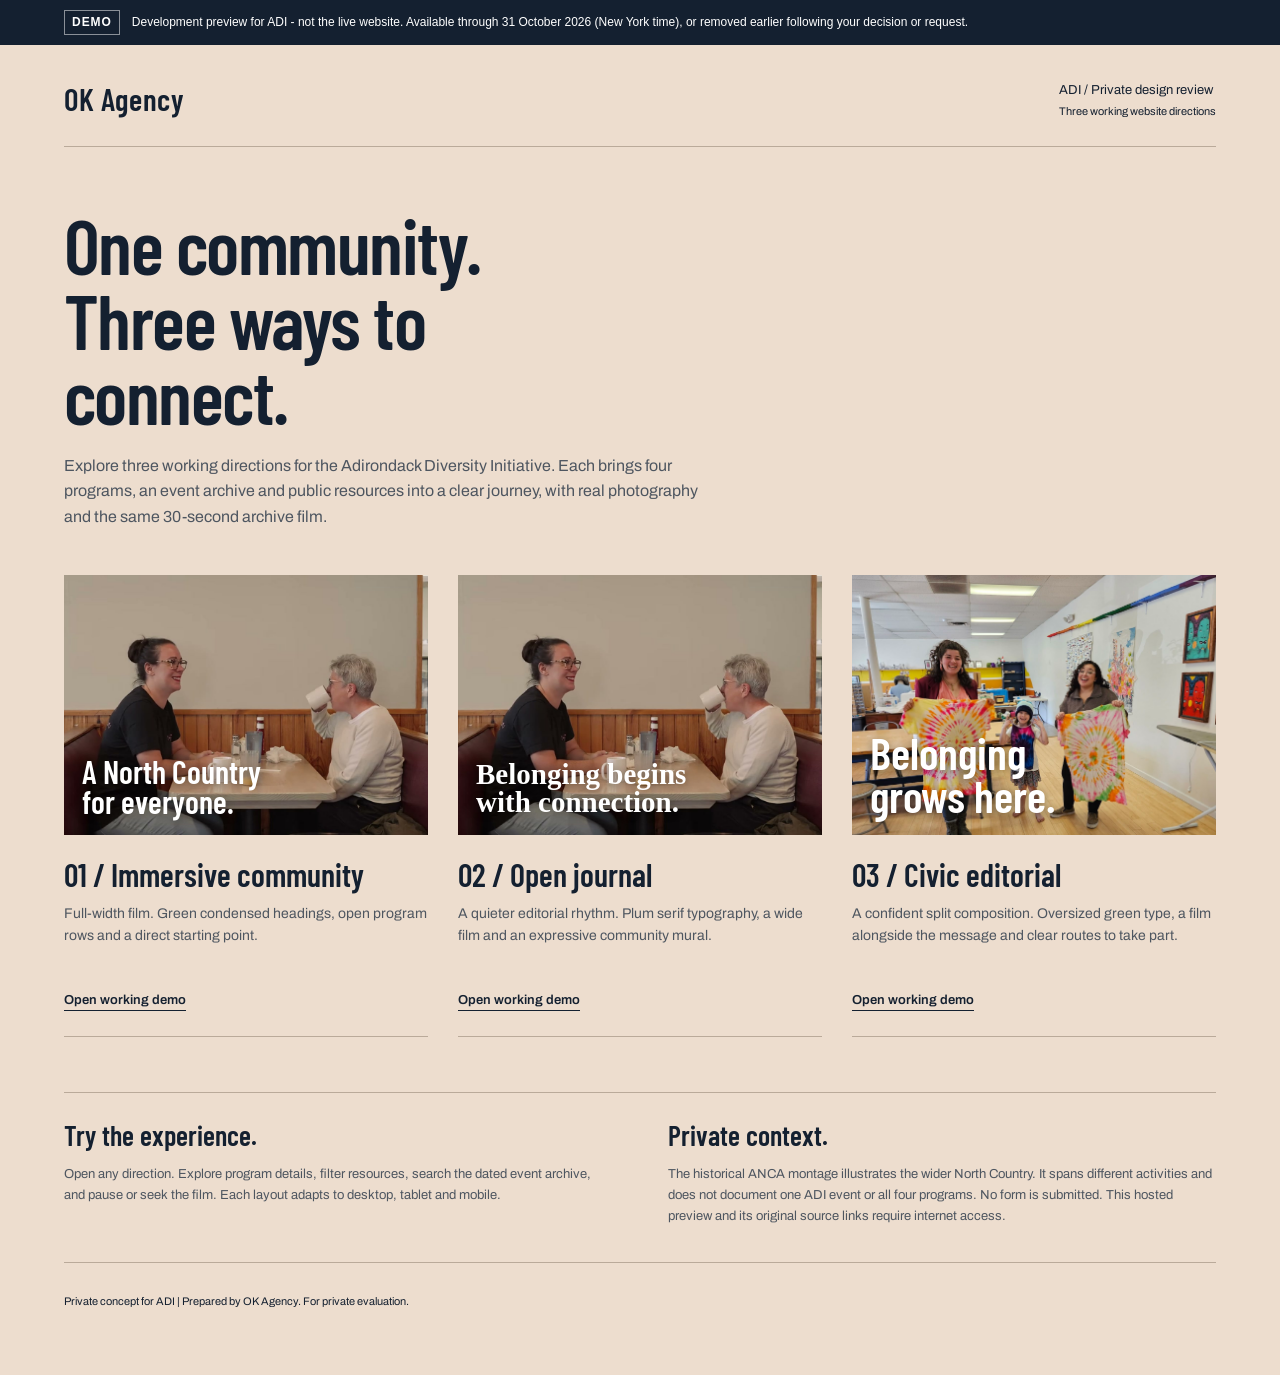
<file: index.html>
<!doctype html><html lang="en"><head><meta charset="utf-8"><meta name="viewport" content="width=device-width,initial-scale=1"><meta name="robots" content="noindex,nofollow"><title>ADI | Three working directions - private review</title><style>@font-face{font-family:Archivo;src:url('assets/fonts/Archivo-Variable.ttf');font-weight:100 900}@font-face{font-family:Barlow;src:url('assets/fonts/BarlowCondensed-SemiBold.ttf');font-weight:600}*{box-sizing:border-box}body{margin:0;background:#edddce;color:#142030;font:16px/1.6 Archivo,Arial,sans-serif}.shell{max-width:1440px;margin:auto;padding:35px 5vw}header{display:flex;justify-content:space-between;border-bottom:1px solid #baaa9a;padding-bottom:24px;font-size:13px}.brand{font:600 31px Barlow,sans-serif;letter-spacing:.02em}h1{font:600 clamp(52px,6vw,88px)/.98 Barlow,sans-serif;max-width:17ch;margin:60px 0 20px;letter-spacing:-.02em}p{margin:0}.intro{max-width:71ch;color:#4e5660}.directions{display:grid;grid-template-columns:repeat(3,1fr);gap:30px;margin-top:45px}.direction{color:inherit;text-decoration:none;border-bottom:1px solid #baaa9a;padding-bottom:25px}.direction img{width:100%;height:auto;display:block;aspect-ratio:1.4;object-fit:cover}.preview{position:relative;background:#193e36}.preview span{position:absolute;bottom:18px;left:18px;right:18px;color:white;font:600 32px/.95 Barlow,sans-serif;text-shadow:0 2px 8px #0006}.direction.journal .preview span{font:600 29px/.98 Georgia,serif}.direction.civic .preview span{font-size:45px}.direction h2{font:600 32px Barlow,sans-serif;margin:20px 0 10px}.direction p{font-size:14px;min-height:65px;color:#4e5660}.direction .open{display:inline-block;border-bottom:1px solid #142030;margin-top:22px;font-size:13px;font-weight:600}.direction:hover .open{color:#b52454;border-color:#b52454}a:focus-visible{outline:3px solid #b52454;outline-offset:8px}.notes{border-top:1px solid #baaa9a;margin-top:55px;padding-top:25px;display:grid;grid-template-columns:1fr 1fr;gap:55px;font-size:13px}.notes h2{font:600 28px Barlow,sans-serif;margin:0 0 12px}.notes p{color:#4e5660}footer{padding-block:30px;margin-top:35px;border-top:1px solid #baaa9a;font-size:11px}small{font-size:11px} @media(max-width:850px){.directions{grid-template-columns:1fr;gap:35px}.direction{display:grid;grid-template-columns:1fr 1fr;gap:20px}.direction h2{margin-top:0}.direction p{min-height:0}.notes{gap:30px}h1{margin-top:40px}.preview span{font-size:27px}.direction.journal .preview span{font-size:24px}}@media(max-width:560px){.shell{padding:25px 23px}header{gap:25px;font-size:11px;align-items:center}.direction{display:block}.direction h2{margin-top:20px}.directions{margin-top:35px}.notes{grid-template-columns:1fr;gap:28px}.brand{font-size:26px}.preview span{font-size:36px}.direction.journal .preview span{font-size:32px}h1{font-size:61px}.intro{font-size:15px}}@media(prefers-reduced-motion:reduce){*{scroll-behavior:auto}}</style><style>.review-notice{display:flex;align-items:center;gap:12px;padding:10px 5vw;background:#142030;color:#fff;font:12px/1.45 Arial,sans-serif;position:relative;z-index:30}.review-notice strong{flex-shrink:0;border:1px solid #ffffff80;padding:3px 7px;letter-spacing:.08em}.review-notice span{max-width:1000px}@media(max-width:600px){.review-notice{padding:9px 18px;font-size:10px}}</style></head><body><aside class="review-notice" aria-label="Development preview"><strong>DEMO</strong> <span>Development preview for ADI - not the live website. Available through 31 October 2026 (New York time), or removed earlier following your decision or request.</span></aside><div class="shell"><header><span class="brand">OK Agency</span><span>ADI / Private design review<br><small>Three working website directions</small></span></header><main><h1>One community.<br>Three ways to connect.</h1><p class="intro">Explore three working directions for the Adirondack Diversity Initiative. Each brings four programs, an event archive and public resources into a clear journey, with real photography and the same 30-second archive film.</p><div class="directions"><a class="direction " href="immersive/index.html"><div class="preview"><img src="assets/conversation-poster.jpg" alt="" width="1280" height="720"><span>A North Country<br>for everyone.</span></div><div><h2>01 / Immersive community</h2><p>Full-width film. Green condensed headings, open program rows and a direct starting point.</p><span class="open">Open working demo</span></div></a><a class="direction journal" href="open-journal/index.html"><div class="preview"><img src="assets/conversation-poster.jpg" alt="" width="1280" height="720"><span>Belonging begins<br>with connection.</span></div><div><h2>02 / Open journal</h2><p>A quieter editorial rhythm. Plum serif typography, a wide film and an expressive community mural.</p><span class="open">Open working demo</span></div></a><a class="direction civic" href="civic-editorial/index.html"><div class="preview"><img src="assets/community-arts.jpg" alt="" width="1280" height="720"><span>Belonging<br>grows here.</span></div><div><h2>03 / Civic editorial</h2><p>A confident split composition. Oversized green type, a film alongside the message and clear routes to take part.</p><span class="open">Open working demo</span></div></a></div><div class="notes"><div><h2>Try the experience.</h2><p>Open any direction. Explore program details, filter resources, search the dated event archive, and pause or seek the film. Each layout adapts to desktop, tablet and mobile.</p></div><div><h2>Private context.</h2><p>The historical ANCA montage illustrates the wider North Country. It spans different activities and does not document one ADI event or all four programs. No form is submitted. This hosted preview and its original source links require internet access.</p></div></div></main><footer>Private concept for ADI | Prepared by OK Agency. For private evaluation.</footer></div></body></html>
</file>
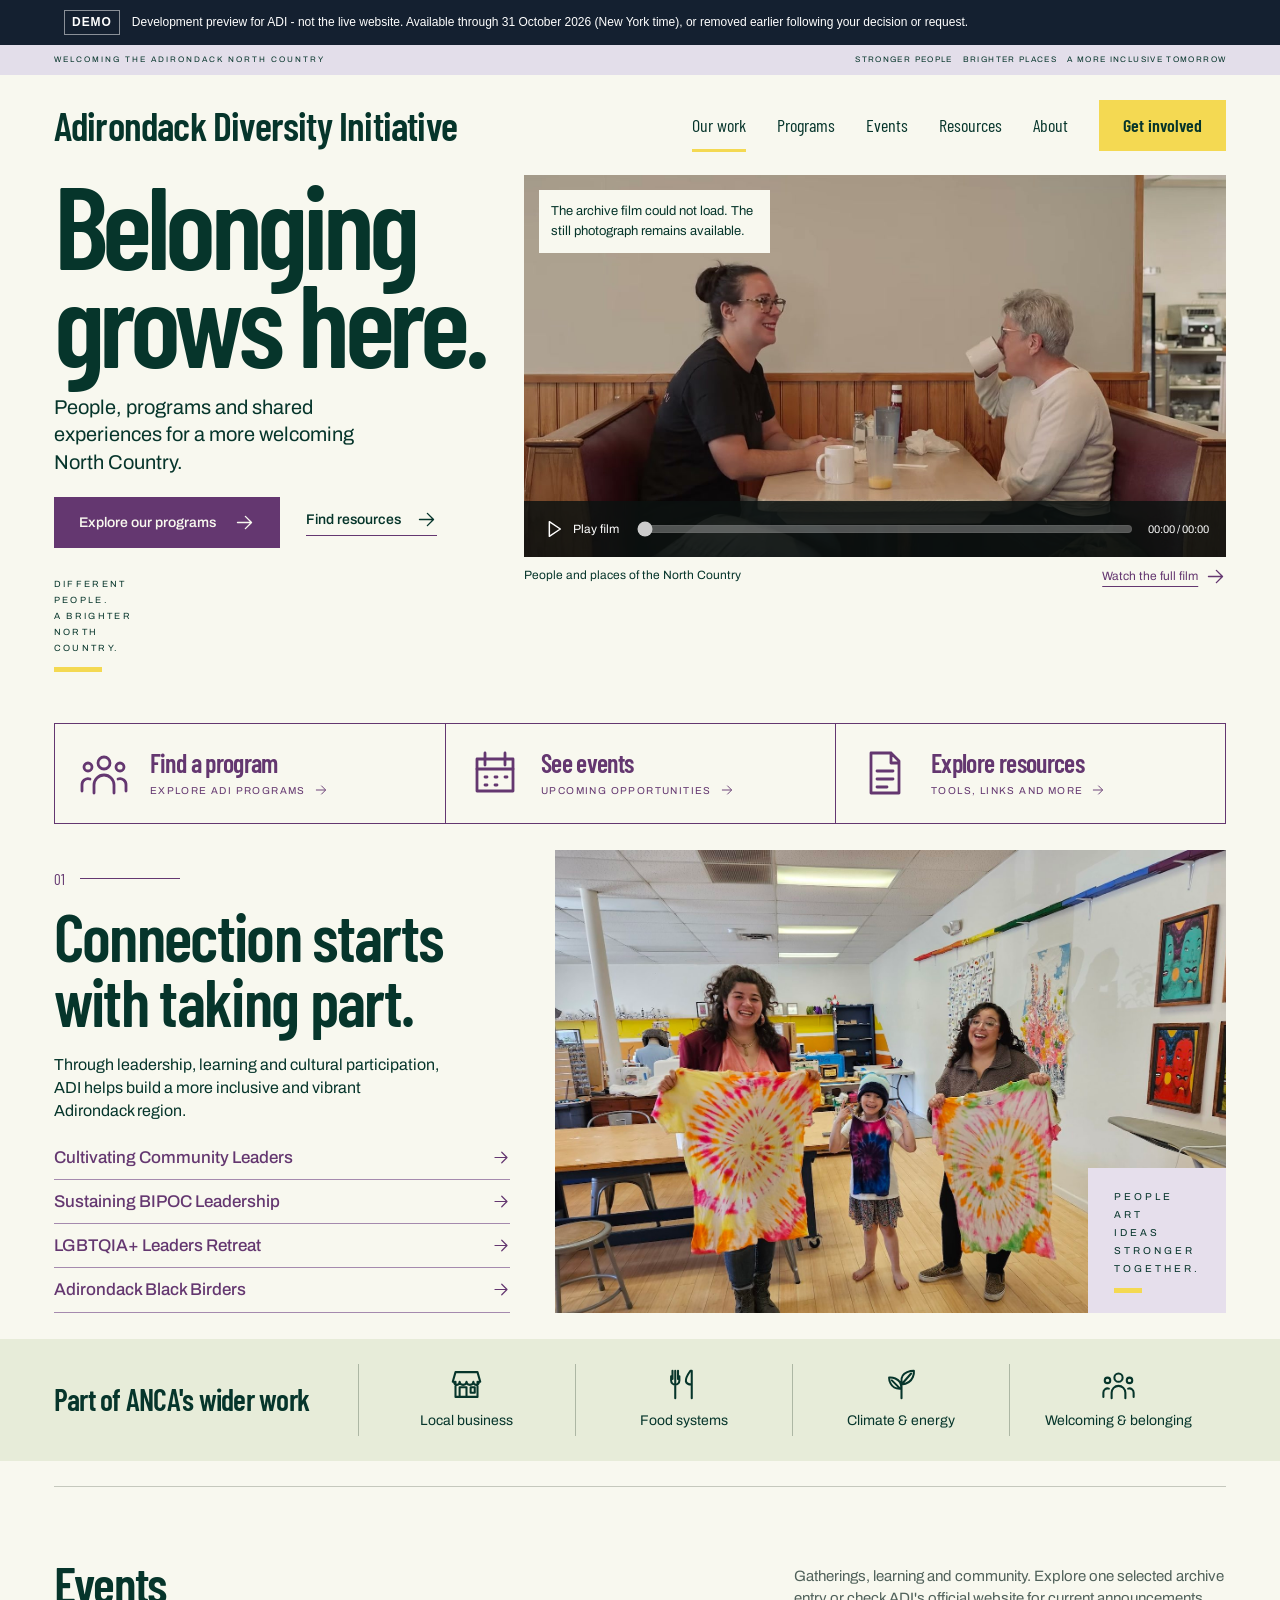
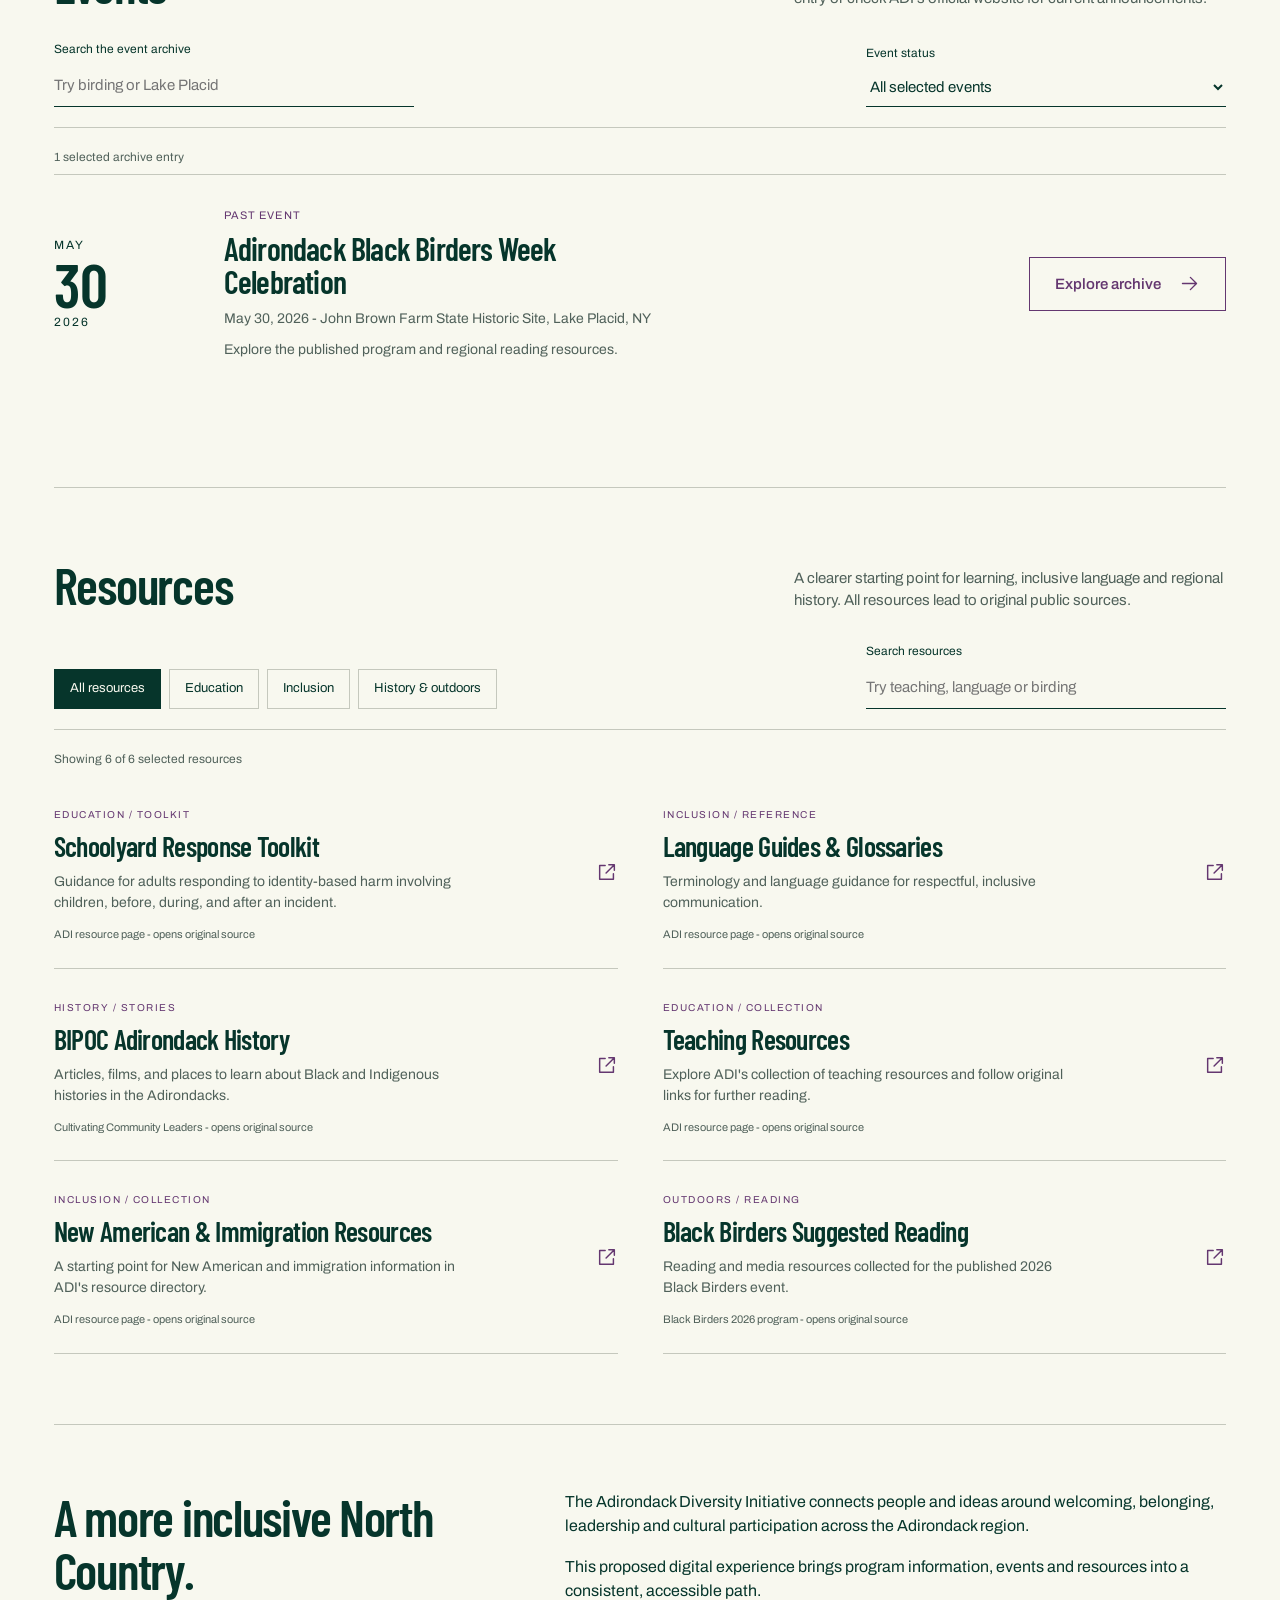
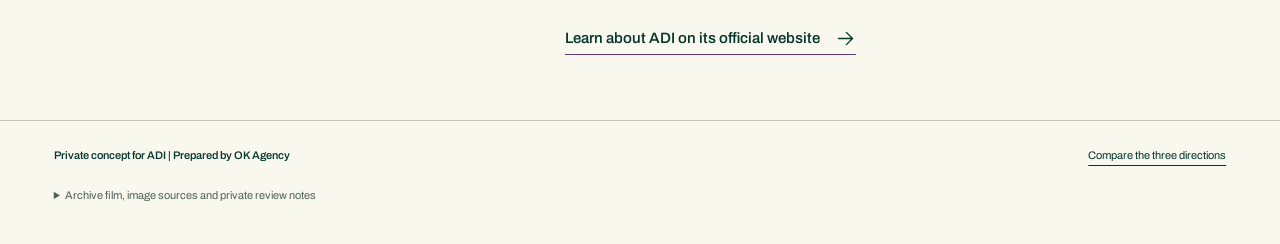
<file: civic-editorial/index.html>
<!doctype html>
<html lang="en"><head><meta charset="utf-8"><meta name="viewport" content="width=device-width,initial-scale=1"><meta name="robots" content="noindex,nofollow"><meta name="description" content="Private working design concept for the Adirondack Diversity Initiative, prepared by OK Agency."><title>ADI | Civic editorial - private concept</title><link rel="stylesheet" href="../assets/styles.css"><script src="../assets/main.js" defer></script><style>.review-notice{display:flex;align-items:center;gap:12px;padding:10px 5vw;background:#142030;color:#fff;font:12px/1.45 Arial,sans-serif;position:relative;z-index:30}.review-notice strong{flex-shrink:0;border:1px solid #ffffff80;padding:3px 7px;letter-spacing:.08em}.review-notice span{max-width:1000px}@media(max-width:600px){.review-notice{padding:9px 18px;font-size:10px}}</style></head><body class="civic-editorial"><aside class="review-notice" aria-label="Development preview"><strong>DEMO</strong> <span>Development preview for ADI - not the live website. Available through 31 October 2026 (New York time), or removed earlier following your decision or request.</span></aside><a class="skip" href="#main">Skip to content</a><div class="civic-strip"><div class="shell"><p>Welcoming the Adirondack North Country</p><p>Stronger people&nbsp;&nbsp; Brighter places&nbsp;&nbsp; A more inclusive tomorrow</p></div></div><header class="header shell"><a class="brand" href="#main">Adirondack Diversity Initiative</a><button class="menu-toggle" type="button" aria-expanded="false" aria-controls="navigation">Menu</button><nav class="navigation" id="navigation" aria-label="Main navigation"><a class="active" href="#our-work">Our work</a><a href="#programs">Programs</a><a href="#events">Events</a><a href="#resources">Resources</a><a href="#about">About</a><button class="involved" type="button" data-dialog="involved">Get involved</button></nav></header><main id="main"><section class="hero civic-hero shell" aria-labelledby="hero-title"><div class="hero-text"><h1 id="hero-title">Belonging<br>grows here.</h1><p>People, programs and shared experiences for a more welcoming North Country.</p><div class="actions"><a class="button" href="#programs">Explore our programs <svg class="icon arrow" viewBox="0 0 24 24" aria-hidden="true"><path d="M4 12h15M13 5l7 7-7 7"/></svg></a><a class="text-link" href="#resources">Find resources <svg class="icon arrow" viewBox="0 0 24 24" aria-hidden="true"><path d="M4 12h15M13 5l7 7-7 7"/></svg></a></div><p class="civic-motto">Different<br>people.<br>A brighter<br>North Country.<span class="yellow-rule" aria-hidden="true"></span></p></div><figure><div class="video-frame"><video class="hero-video" src="../assets/community-archive.mp4" poster="../assets/conversation-poster.jpg" loop muted playsinline preload="metadata" aria-label="Contextual ANCA archive film"></video><p class="media-failure" hidden>The archive film could not load. The still photograph remains available.</p><div class="media-controls"><button class="video-toggle" type="button" aria-pressed="false" aria-label="Play 30-second archive film"><svg class="icon play-icon" viewBox="0 0 24 24" aria-hidden="true"><path d="m8 4 12 8-12 8V4Z"/></svg><svg class="icon pause-icon" viewBox="0 0 24 24" aria-hidden="true"><path d="M8 4v16M16 4v16"/></svg><span>Play film</span></button><input class="video-seek" type="range" min="0" max="100" step="0.1" value="0" aria-label="Seek archive film"><span class="video-time" aria-live="off">00:00 / 00:30</span></div></div><div class="media-caption"><span>People and places of the North Country</span><button type="button" data-dialog="film">Watch the full film <svg class="icon arrow" viewBox="0 0 24 24" aria-hidden="true"><path d="M4 12h15M13 5l7 7-7 7"/></svg></button></div></figure></section><div class="shell" id="our-work"><nav class="paths" aria-label="Choose where to begin"><a class="path" href="#programs"><svg class="icon" viewBox="0 0 24 24" aria-hidden="true"><circle cx="12" cy="7" r="3"/><circle cx="4" cy="9" r="2"/><circle cx="20" cy="9" r="2"/><path d="M7 22v-4a5 5 0 0 1 10 0v4M1 21v-3a3 3 0 0 1 4-3M23 21v-3a3 3 0 0 0-4-3"/></svg><div><h3>Find a program</h3><p>Explore ADI programs<svg class="icon arrow" viewBox="0 0 24 24" aria-hidden="true"><path d="M4 12h15M13 5l7 7-7 7"/></svg></p></div></a><a class="path" href="#events"><svg class="icon" viewBox="0 0 24 24" aria-hidden="true"><rect x="3" y="5" width="18" height="16"/><path d="M7 2v6M17 2v6M3 10h18M7 14h1M12 14h1M17 14h1M7 18h1M12 18h1"/></svg><div><h3>See events</h3><p>Upcoming opportunities<svg class="icon arrow" viewBox="0 0 24 24" aria-hidden="true"><path d="M4 12h15M13 5l7 7-7 7"/></svg></p></div></a><a class="path" href="#resources"><svg class="icon" viewBox="0 0 24 24" aria-hidden="true"><path d="M5 2h10l4 4v16H5V2ZM15 2v5h4M8 11h8M8 15h8M8 19h5"/></svg><div><h3>Explore resources</h3><p>Tools, links and more<svg class="icon arrow" viewBox="0 0 24 24" aria-hidden="true"><path d="M4 12h15M13 5l7 7-7 7"/></svg></p></div></a></nav><section class="program-composition" id="programs" aria-labelledby="programs-title"><div class="civic-programs"><p class="section-number" aria-hidden="true">01</p><h2 id="programs-title">Connection starts<br>with taking part.</h2><p>Through leadership, learning and cultural participation, ADI helps build a more inclusive and vibrant Adirondack region.</p><div><button type="button" class="program-row" data-dialog="ccl"><div><h3>Cultivating Community Leaders</h3></div><svg class="icon arrow" viewBox="0 0 24 24" aria-hidden="true"><path d="M4 12h15M13 5l7 7-7 7"/></svg></button><button type="button" class="program-row" data-dialog="bipoc"><div><h3>Sustaining BIPOC Leadership</h3></div><svg class="icon arrow" viewBox="0 0 24 24" aria-hidden="true"><path d="M4 12h15M13 5l7 7-7 7"/></svg></button><button type="button" class="program-row" data-dialog="lgbtq"><div><h3>LGBTQIA+ Leaders Retreat</h3></div><svg class="icon arrow" viewBox="0 0 24 24" aria-hidden="true"><path d="M4 12h15M13 5l7 7-7 7"/></svg></button><button type="button" class="program-row" data-dialog="birders"><div><h3>Adirondack Black Birders</h3></div><svg class="icon arrow" viewBox="0 0 24 24" aria-hidden="true"><path d="M4 12h15M13 5l7 7-7 7"/></svg></button></div></div><figure class="program-photo"><img src="../assets/community-arts.jpg" width="1600" height="1053" alt="Three people showing their colourful tie-dyed shirts at Art Rise First Friday in 2023." loading="lazy"><figcaption class="photo-label">People<br>Art<br>Ideas<br>Stronger<br>Together.<span class="yellow-rule" aria-hidden="true"></span></figcaption></figure></section></div><section class="wider-work" aria-labelledby="wider-title"><div class="wider-inner shell"><h2 id="wider-title">Part of ANCA's wider work</h2><a href="https://www.adirondack.org/" target="_blank" rel="noopener noreferrer"><svg class="icon" viewBox="0 0 24 24" aria-hidden="true"><path d="M4 10v11h16V10M2 10l2-7h16l2 7M3 10c0 3 4 3 4 0 0 3 5 3 5 0 0 3 5 3 5 0 0 3 4 3 4 0M7 21v-7h5v7M15 14h3v4h-3z"/></svg><span>Local business</span></a><a href="https://www.adirondack.org/" target="_blank" rel="noopener noreferrer"><svg class="icon" viewBox="0 0 24 24" aria-hidden="true"><path d="M4 2v6M8 2v6M6 2v20M3 6v3c0 4 6 4 6 0V6M17 2c-5 7-4 10 1 10V2ZM18 12v10"/></svg><span>Food systems</span></a><a href="https://www.adirondack.org/" target="_blank" rel="noopener noreferrer"><svg class="icon" viewBox="0 0 24 24" aria-hidden="true"><path d="M12 22V10M12 15C3 16 3 7 3 7s9-1 9 8ZM12 10C11 2 21 2 21 2s1 9-9 10M5 9l6 6M19 4l-7 8"/></svg><span>Climate &amp; energy</span></a><a href="https://www.diversityadk.org/" target="_blank" rel="noopener noreferrer"><svg class="icon" viewBox="0 0 24 24" aria-hidden="true"><circle cx="12" cy="7" r="3"/><circle cx="4" cy="9" r="2"/><circle cx="20" cy="9" r="2"/><path d="M7 22v-4a5 5 0 0 1 10 0v4M1 21v-3a3 3 0 0 1 4-3M23 21v-3a3 3 0 0 0-4-3"/></svg><span>Welcoming &amp; belonging</span></a></div></section><div class="shell">
 <section id="events" class="functional-section" aria-labelledby="events-title"><div class="section-heading"><h2 id="events-title">Events</h2><p>Gatherings, learning and community. Explore one selected archive entry or check ADI's official website for current announcements.</p></div><div class="filter-row"><label class="search-label"><span>Search the event archive</span><input id="event-search" type="search" placeholder="Try birding or Lake Placid" autocomplete="off"></label><label class="search-label"><span>Event status</span><select id="event-status"><option value="all">All selected events</option><option value="past">Past events</option><option value="upcoming">Upcoming events</option></select></label></div><p id="event-count" class="count" role="status"></p><article class="event-entry" id="event-entry"><div class="date" aria-hidden="true">MAY<strong>30</strong>2026</div><div><span class="past-label">Past event</span><h3>Adirondack Black Birders Week Celebration</h3><p><time datetime="2026-05-30">May 30, 2026</time> - John Brown Farm State Historic Site, Lake Placid, NY</p><p>Explore the published program and regional reading resources.</p></div><button class="button outline" type="button" data-dialog="event">Explore archive <svg class="icon arrow" viewBox="0 0 24 24" aria-hidden="true"><path d="M4 12h15M13 5l7 7-7 7"/></svg></button></article><div class="empty" id="event-empty" hidden><h3 id="event-empty-title"></h3><p id="event-empty-copy"></p><div class="actions"><button type="button" class="button outline" id="event-reset">Reset filters</button><a class="text-link" href="https://www.diversityadk.org" target="_blank" rel="noopener noreferrer">Official ADI website <svg class="icon arrow" viewBox="0 0 24 24" aria-hidden="true"><path d="M4 12h15M13 5l7 7-7 7"/></svg></a></div></div></section>
 <section class="functional-section" id="resources" aria-labelledby="resources-title"><div class="section-heading"><h2 id="resources-title">Resources</h2><p>A clearer starting point for learning, inclusive language and regional history. All resources lead to original public sources.</p></div><div class="filter-row"><div class="filters" role="group" aria-label="Filter resources by topic"><button type="button" class="filter" data-filter="all" aria-pressed="true">All resources</button><button type="button" class="filter" data-filter="education" aria-pressed="false">Education</button><button type="button" class="filter" data-filter="inclusion" aria-pressed="false">Inclusion</button><button type="button" class="filter" data-filter="history" aria-pressed="false">History &amp; outdoors</button></div><label class="search-label"><span>Search resources</span><input type="search" id="resource-search" placeholder="Try teaching, language or birding" autocomplete="off"></label></div><p class="count" id="resource-count" role="status"></p><div class="resource-grid" id="resource-list"></div><div class="empty" id="resource-empty" hidden><h3>No matching resources</h3><p>Try another word or return to all resources.</p><button class="button outline" type="button" id="resource-reset">Reset filters</button></div></section>
 <section class="about-section" id="about" aria-labelledby="about-title"><h2 id="about-title">A more inclusive North Country.</h2><div><p>The Adirondack Diversity Initiative connects people and ideas around welcoming, belonging, leadership and cultural participation across the Adirondack region.</p><p>This proposed digital experience brings program information, events and resources into a consistent, accessible path.</p><a class="text-link" href="https://www.diversityadk.org" target="_blank" rel="noopener noreferrer">Learn about ADI on its official website <svg class="icon arrow" viewBox="0 0 24 24" aria-hidden="true"><path d="M4 12h15M13 5l7 7-7 7"/></svg></a></div></section></div></main><footer class="footer"><div class="shell"><div class="footer-line"><p><strong>Private concept for ADI | Prepared by OK Agency</strong></p><a href="../index.html">Compare the three directions</a></div><details id="sources"><summary>Archive film, image sources and private review notes</summary><p>The archive montage illustrates the wider North Country context. Historical scenes from ANCA business and food stories, plus original arts and mural photographs, span different activities. They do not document one ADI event or all four ADI programs. The private concept is not approved or operated by ADI. Public reuse rights and final credits must be confirmed before release.</p><p>Art Rise First Friday photography is from 2023. The program names and linked resources use public ADI sources. Interface summaries are proposed copy. No applications, registrations, payments or personal data are submitted. Local navigation, filtering, dialogs and film playback work offline; original source links require internet access.</p><ul><li><a href="https://www.youtube.com/watch?v=emvWt5EYT-g" target="_blank" rel="noopener noreferrer">Crave Diner Transition Story - ANCA / Olivia Grant Creative</a></li><li><a href="https://www.youtube.com/watch?v=XsMJeLh7DGQ" target="_blank" rel="noopener noreferrer">ANCA farm film - original upload; final production credit to confirm</a></li><li><a href="https://www.youtube.com/watch?v=P4ObiWtEZMo" target="_blank" rel="noopener noreferrer">ANCA compost film - Adsit Media Works</a></li><li><a href="https://www.adirondack.org/wp-content/uploads/2024/01/Art-Rise-First-Friday-2023-tie-dye-reduced-web-e1705085679900.jpg" target="_blank" rel="noopener noreferrer">Art Rise First Friday 2023 - original photograph</a></li><li><a href="https://www.adirondack.org/wp-content/uploads/2024/10/Welcoming-and-Belonging-Mural-Art-reduced.jpg" target="_blank" rel="noopener noreferrer">Welcoming and Belonging mural - original photograph</a></li></ul></details></div></footer><dialog id="detail-dialog" aria-labelledby="dialog-title"><div class="dialog-top"><p class="dialog-kicker" id="dialog-label"></p><button class="dialog-close" type="button">Close</button></div><div class="dialog-body" id="dialog-body"></div></dialog></body></html>
</file>
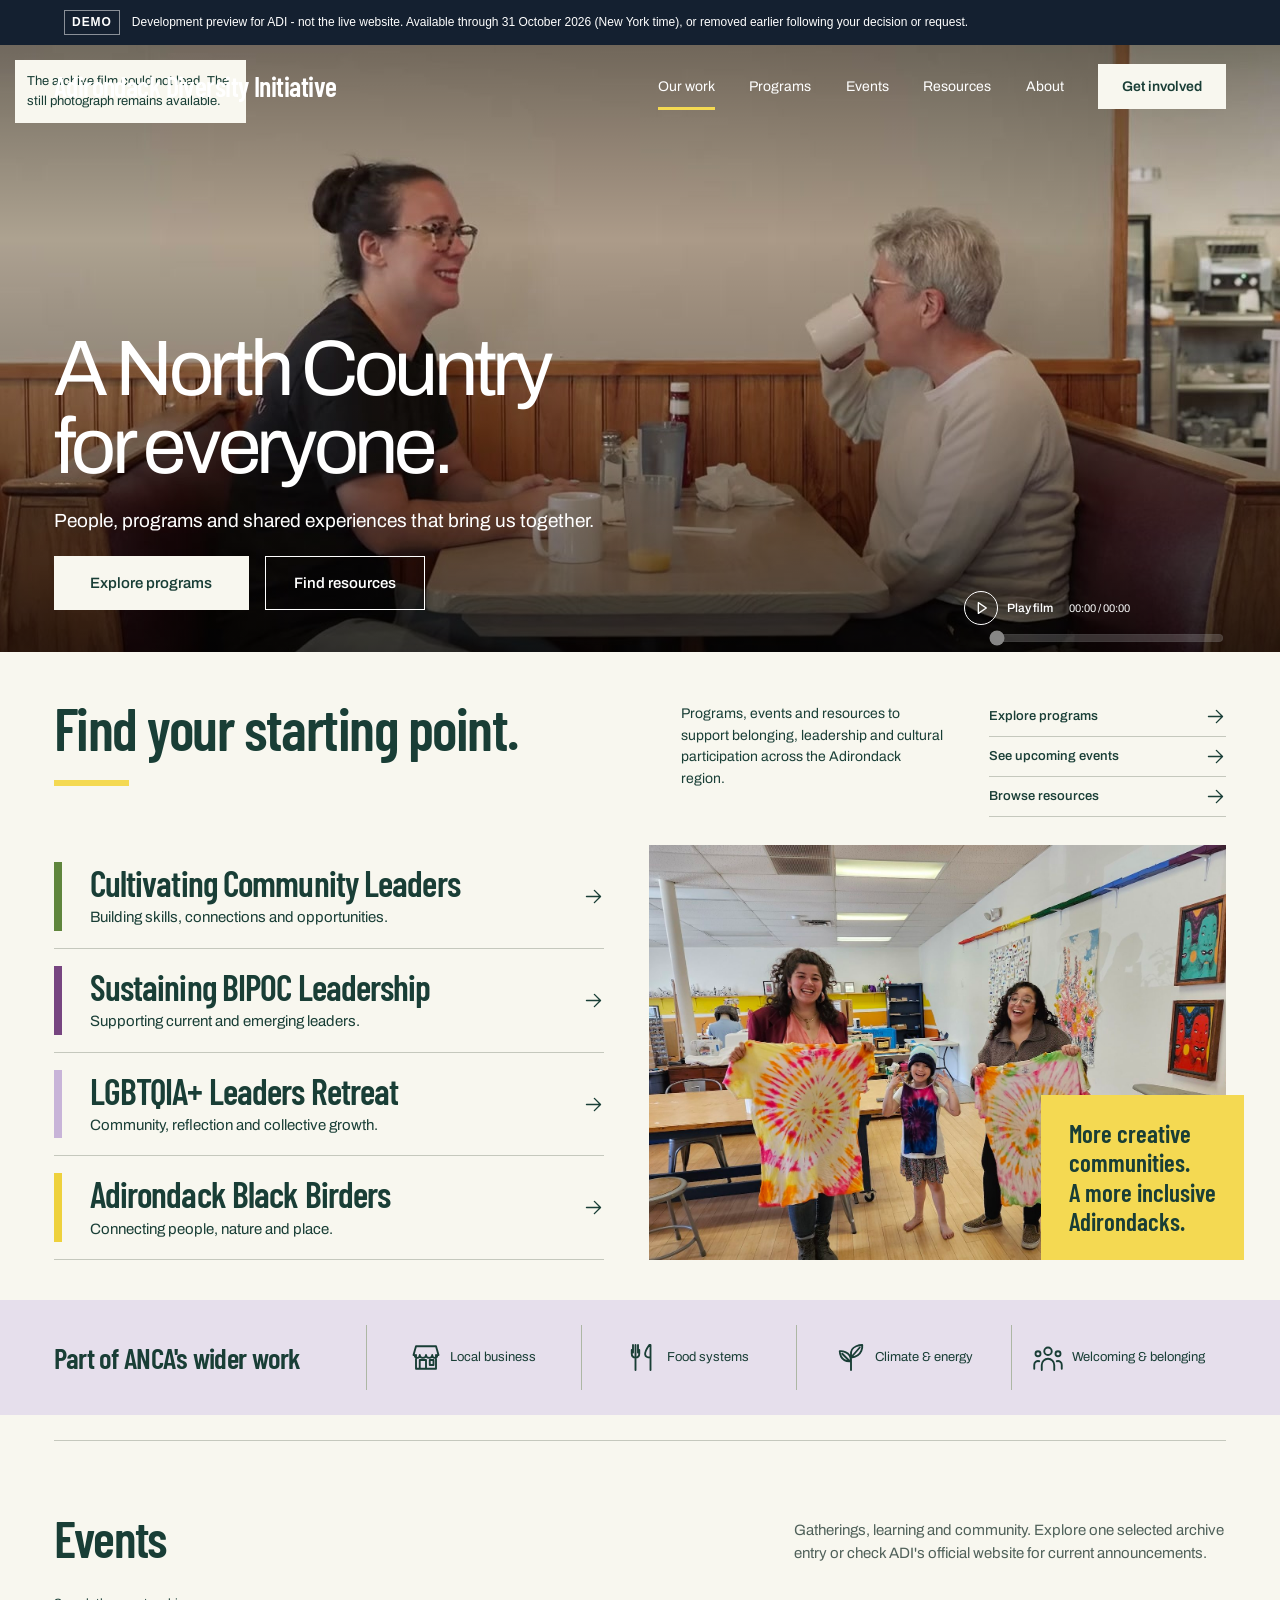
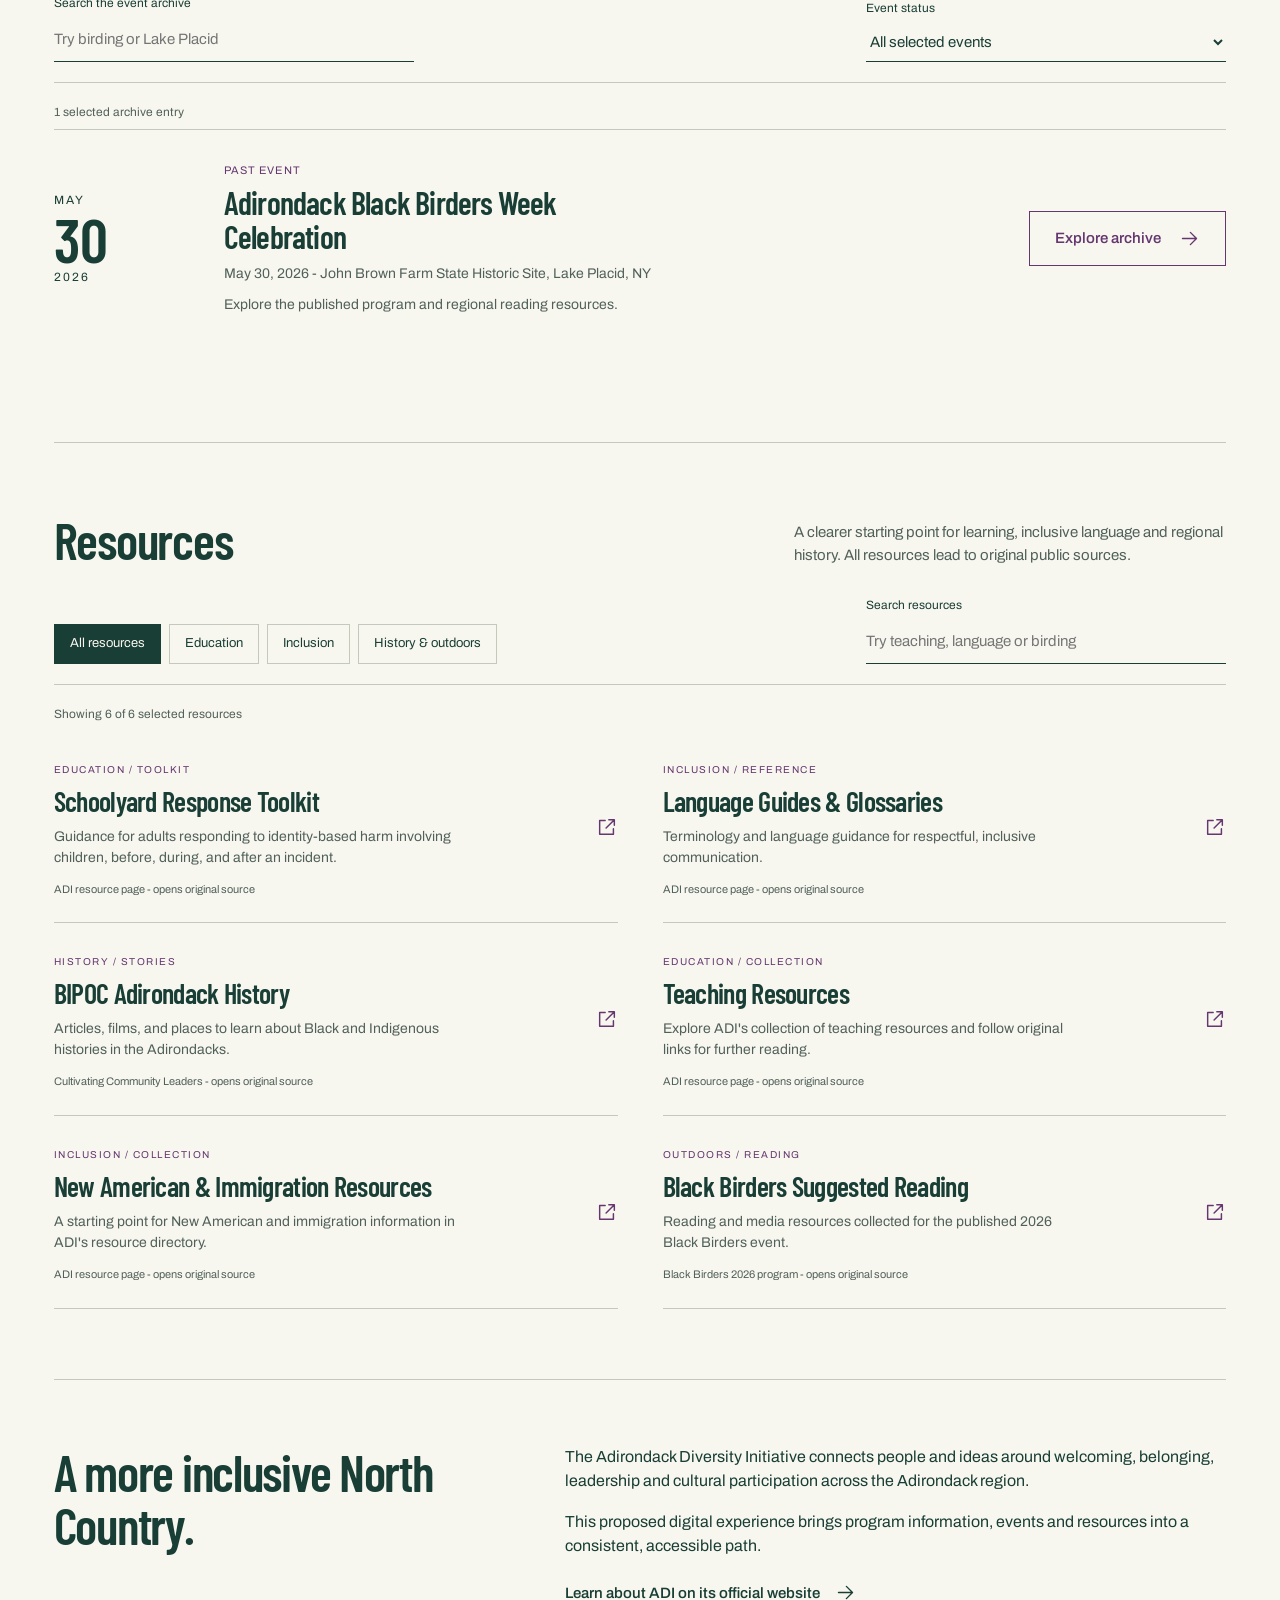
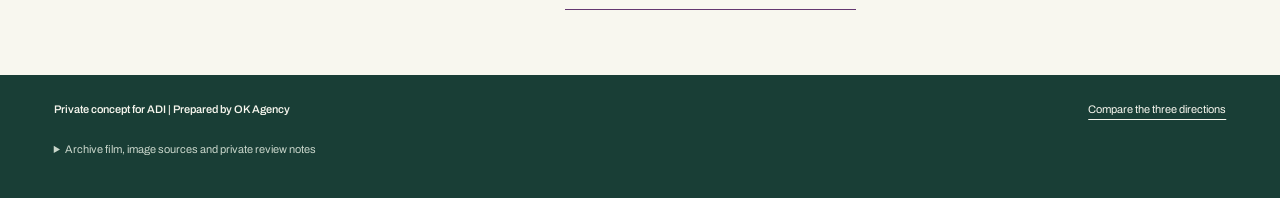
<file: immersive/index.html>
<!doctype html>
<html lang="en"><head><meta charset="utf-8"><meta name="viewport" content="width=device-width,initial-scale=1"><meta name="robots" content="noindex,nofollow"><meta name="description" content="Private working design concept for the Adirondack Diversity Initiative, prepared by OK Agency."><title>ADI | Immersive community - private concept</title><link rel="stylesheet" href="../assets/styles.css"><script src="../assets/main.js" defer></script><style>.review-notice{display:flex;align-items:center;gap:12px;padding:10px 5vw;background:#142030;color:#fff;font:12px/1.45 Arial,sans-serif;position:relative;z-index:30}.review-notice strong{flex-shrink:0;border:1px solid #ffffff80;padding:3px 7px;letter-spacing:.08em}.review-notice span{max-width:1000px}@media(max-width:600px){.review-notice{padding:9px 18px;font-size:10px}}</style></head><body class="immersive"><aside class="review-notice" aria-label="Development preview"><strong>DEMO</strong> <span>Development preview for ADI - not the live website. Available through 31 October 2026 (New York time), or removed earlier following your decision or request.</span></aside><a class="skip" href="#main">Skip to content</a><section class="hero" aria-labelledby="hero-title"><div class="video-frame"><video class="hero-video" src="../assets/community-archive.mp4" poster="../assets/conversation-poster.jpg" loop muted playsinline preload="metadata" aria-label="Contextual ANCA archive film"></video><p class="media-failure" hidden>The archive film could not load. The still photograph remains available.</p><div class="media-controls"><button class="video-toggle" type="button" aria-pressed="false" aria-label="Play 30-second archive film"><svg class="icon play-icon" viewBox="0 0 24 24" aria-hidden="true"><path d="m8 4 12 8-12 8V4Z"/></svg><svg class="icon pause-icon" viewBox="0 0 24 24" aria-hidden="true"><path d="M8 4v16M16 4v16"/></svg><span>Play film</span></button><input class="video-seek" type="range" min="0" max="100" step="0.1" value="0" aria-label="Seek archive film"><span class="video-time" aria-live="off">00:00 / 00:30</span></div></div><header class="header shell"><a class="brand" href="#main">Adirondack Diversity Initiative</a><button class="menu-toggle" type="button" aria-expanded="false" aria-controls="navigation">Menu</button><nav class="navigation" id="navigation" aria-label="Main navigation"><a class="active" href="#our-work">Our work</a><a href="#programs">Programs</a><a href="#events">Events</a><a href="#resources">Resources</a><a href="#about">About</a><button class="involved" type="button" data-dialog="involved">Get involved</button></nav></header><div class="hero-copy shell"><h1 id="hero-title">A North Country<br>for everyone.</h1><p>People, programs and shared experiences that bring us together.</p><div class="actions"><a class="button" href="#programs">Explore programs</a><a class="button outline" href="#resources">Find resources</a></div></div></section><main id="main"><section class="starting-point shell" id="our-work" aria-labelledby="starting-title"><div class="starting-header"><h2 id="starting-title">Find your starting point.<span class="yellow-rule" aria-hidden="true"></span></h2><p>Programs, events and resources to support belonging, leadership and cultural participation across the Adirondack region.</p><div class="route-list"><a href="#programs">Explore programs <svg class="icon arrow" viewBox="0 0 24 24" aria-hidden="true"><path d="M4 12h15M13 5l7 7-7 7"/></svg></a><a href="#events">See upcoming events <svg class="icon arrow" viewBox="0 0 24 24" aria-hidden="true"><path d="M4 12h15M13 5l7 7-7 7"/></svg></a><a href="#resources">Browse resources <svg class="icon arrow" viewBox="0 0 24 24" aria-hidden="true"><path d="M4 12h15M13 5l7 7-7 7"/></svg></a></div></div><div class="program-composition" id="programs"><div aria-label="ADI programs"><button type="button" class="program-row" data-dialog="ccl"><div><h3>Cultivating Community Leaders</h3><p>Building skills, connections and opportunities.</p></div><svg class="icon arrow" viewBox="0 0 24 24" aria-hidden="true"><path d="M4 12h15M13 5l7 7-7 7"/></svg></button><button type="button" class="program-row" data-dialog="bipoc"><div><h3>Sustaining BIPOC Leadership</h3><p>Supporting current and emerging leaders.</p></div><svg class="icon arrow" viewBox="0 0 24 24" aria-hidden="true"><path d="M4 12h15M13 5l7 7-7 7"/></svg></button><button type="button" class="program-row" data-dialog="lgbtq"><div><h3>LGBTQIA+ Leaders Retreat</h3><p>Community, reflection and collective growth.</p></div><svg class="icon arrow" viewBox="0 0 24 24" aria-hidden="true"><path d="M4 12h15M13 5l7 7-7 7"/></svg></button><button type="button" class="program-row" data-dialog="birders"><div><h3>Adirondack Black Birders</h3><p>Connecting people, nature and place.</p></div><svg class="icon arrow" viewBox="0 0 24 24" aria-hidden="true"><path d="M4 12h15M13 5l7 7-7 7"/></svg></button></div><figure class="program-photo"><img src="../assets/community-arts.jpg" width="1600" height="1053" alt="Three people showing their colourful tie-dyed shirts at Art Rise First Friday in 2023." loading="lazy"><figcaption class="photo-label">More creative<br>communities.<br>A more inclusive<br>Adirondacks.</figcaption></figure></div></section><section class="wider-work" aria-labelledby="wider-title"><div class="wider-inner shell"><h2 id="wider-title">Part of ANCA's wider work</h2><a href="https://www.adirondack.org/" target="_blank" rel="noopener noreferrer"><svg class="icon" viewBox="0 0 24 24" aria-hidden="true"><path d="M4 10v11h16V10M2 10l2-7h16l2 7M3 10c0 3 4 3 4 0 0 3 5 3 5 0 0 3 5 3 5 0 0 3 4 3 4 0M7 21v-7h5v7M15 14h3v4h-3z"/></svg><span>Local business</span></a><a href="https://www.adirondack.org/" target="_blank" rel="noopener noreferrer"><svg class="icon" viewBox="0 0 24 24" aria-hidden="true"><path d="M4 2v6M8 2v6M6 2v20M3 6v3c0 4 6 4 6 0V6M17 2c-5 7-4 10 1 10V2ZM18 12v10"/></svg><span>Food systems</span></a><a href="https://www.adirondack.org/" target="_blank" rel="noopener noreferrer"><svg class="icon" viewBox="0 0 24 24" aria-hidden="true"><path d="M12 22V10M12 15C3 16 3 7 3 7s9-1 9 8ZM12 10C11 2 21 2 21 2s1 9-9 10M5 9l6 6M19 4l-7 8"/></svg><span>Climate &amp; energy</span></a><a href="https://www.diversityadk.org/" target="_blank" rel="noopener noreferrer"><svg class="icon" viewBox="0 0 24 24" aria-hidden="true"><circle cx="12" cy="7" r="3"/><circle cx="4" cy="9" r="2"/><circle cx="20" cy="9" r="2"/><path d="M7 22v-4a5 5 0 0 1 10 0v4M1 21v-3a3 3 0 0 1 4-3M23 21v-3a3 3 0 0 0-4-3"/></svg><span>Welcoming &amp; belonging</span></a></div></section><div class="shell">
 <section id="events" class="functional-section" aria-labelledby="events-title"><div class="section-heading"><h2 id="events-title">Events</h2><p>Gatherings, learning and community. Explore one selected archive entry or check ADI's official website for current announcements.</p></div><div class="filter-row"><label class="search-label"><span>Search the event archive</span><input id="event-search" type="search" placeholder="Try birding or Lake Placid" autocomplete="off"></label><label class="search-label"><span>Event status</span><select id="event-status"><option value="all">All selected events</option><option value="past">Past events</option><option value="upcoming">Upcoming events</option></select></label></div><p id="event-count" class="count" role="status"></p><article class="event-entry" id="event-entry"><div class="date" aria-hidden="true">MAY<strong>30</strong>2026</div><div><span class="past-label">Past event</span><h3>Adirondack Black Birders Week Celebration</h3><p><time datetime="2026-05-30">May 30, 2026</time> - John Brown Farm State Historic Site, Lake Placid, NY</p><p>Explore the published program and regional reading resources.</p></div><button class="button outline" type="button" data-dialog="event">Explore archive <svg class="icon arrow" viewBox="0 0 24 24" aria-hidden="true"><path d="M4 12h15M13 5l7 7-7 7"/></svg></button></article><div class="empty" id="event-empty" hidden><h3 id="event-empty-title"></h3><p id="event-empty-copy"></p><div class="actions"><button type="button" class="button outline" id="event-reset">Reset filters</button><a class="text-link" href="https://www.diversityadk.org" target="_blank" rel="noopener noreferrer">Official ADI website <svg class="icon arrow" viewBox="0 0 24 24" aria-hidden="true"><path d="M4 12h15M13 5l7 7-7 7"/></svg></a></div></div></section>
 <section class="functional-section" id="resources" aria-labelledby="resources-title"><div class="section-heading"><h2 id="resources-title">Resources</h2><p>A clearer starting point for learning, inclusive language and regional history. All resources lead to original public sources.</p></div><div class="filter-row"><div class="filters" role="group" aria-label="Filter resources by topic"><button type="button" class="filter" data-filter="all" aria-pressed="true">All resources</button><button type="button" class="filter" data-filter="education" aria-pressed="false">Education</button><button type="button" class="filter" data-filter="inclusion" aria-pressed="false">Inclusion</button><button type="button" class="filter" data-filter="history" aria-pressed="false">History &amp; outdoors</button></div><label class="search-label"><span>Search resources</span><input type="search" id="resource-search" placeholder="Try teaching, language or birding" autocomplete="off"></label></div><p class="count" id="resource-count" role="status"></p><div class="resource-grid" id="resource-list"></div><div class="empty" id="resource-empty" hidden><h3>No matching resources</h3><p>Try another word or return to all resources.</p><button class="button outline" type="button" id="resource-reset">Reset filters</button></div></section>
 <section class="about-section" id="about" aria-labelledby="about-title"><h2 id="about-title">A more inclusive North Country.</h2><div><p>The Adirondack Diversity Initiative connects people and ideas around welcoming, belonging, leadership and cultural participation across the Adirondack region.</p><p>This proposed digital experience brings program information, events and resources into a consistent, accessible path.</p><a class="text-link" href="https://www.diversityadk.org" target="_blank" rel="noopener noreferrer">Learn about ADI on its official website <svg class="icon arrow" viewBox="0 0 24 24" aria-hidden="true"><path d="M4 12h15M13 5l7 7-7 7"/></svg></a></div></section></div></main><footer class="footer"><div class="shell"><div class="footer-line"><p><strong>Private concept for ADI | Prepared by OK Agency</strong></p><a href="../index.html">Compare the three directions</a></div><details id="sources"><summary>Archive film, image sources and private review notes</summary><p>The archive montage illustrates the wider North Country context. Historical scenes from ANCA business and food stories, plus original arts and mural photographs, span different activities. They do not document one ADI event or all four ADI programs. The private concept is not approved or operated by ADI. Public reuse rights and final credits must be confirmed before release.</p><p>Art Rise First Friday photography is from 2023. The program names and linked resources use public ADI sources. Interface summaries are proposed copy. No applications, registrations, payments or personal data are submitted. Local navigation, filtering, dialogs and film playback work offline; original source links require internet access.</p><ul><li><a href="https://www.youtube.com/watch?v=emvWt5EYT-g" target="_blank" rel="noopener noreferrer">Crave Diner Transition Story - ANCA / Olivia Grant Creative</a></li><li><a href="https://www.youtube.com/watch?v=XsMJeLh7DGQ" target="_blank" rel="noopener noreferrer">ANCA farm film - original upload; final production credit to confirm</a></li><li><a href="https://www.youtube.com/watch?v=P4ObiWtEZMo" target="_blank" rel="noopener noreferrer">ANCA compost film - Adsit Media Works</a></li><li><a href="https://www.adirondack.org/wp-content/uploads/2024/01/Art-Rise-First-Friday-2023-tie-dye-reduced-web-e1705085679900.jpg" target="_blank" rel="noopener noreferrer">Art Rise First Friday 2023 - original photograph</a></li><li><a href="https://www.adirondack.org/wp-content/uploads/2024/10/Welcoming-and-Belonging-Mural-Art-reduced.jpg" target="_blank" rel="noopener noreferrer">Welcoming and Belonging mural - original photograph</a></li></ul></details></div></footer><dialog id="detail-dialog" aria-labelledby="dialog-title"><div class="dialog-top"><p class="dialog-kicker" id="dialog-label"></p><button class="dialog-close" type="button">Close</button></div><div class="dialog-body" id="dialog-body"></div></dialog></body></html>
</file>
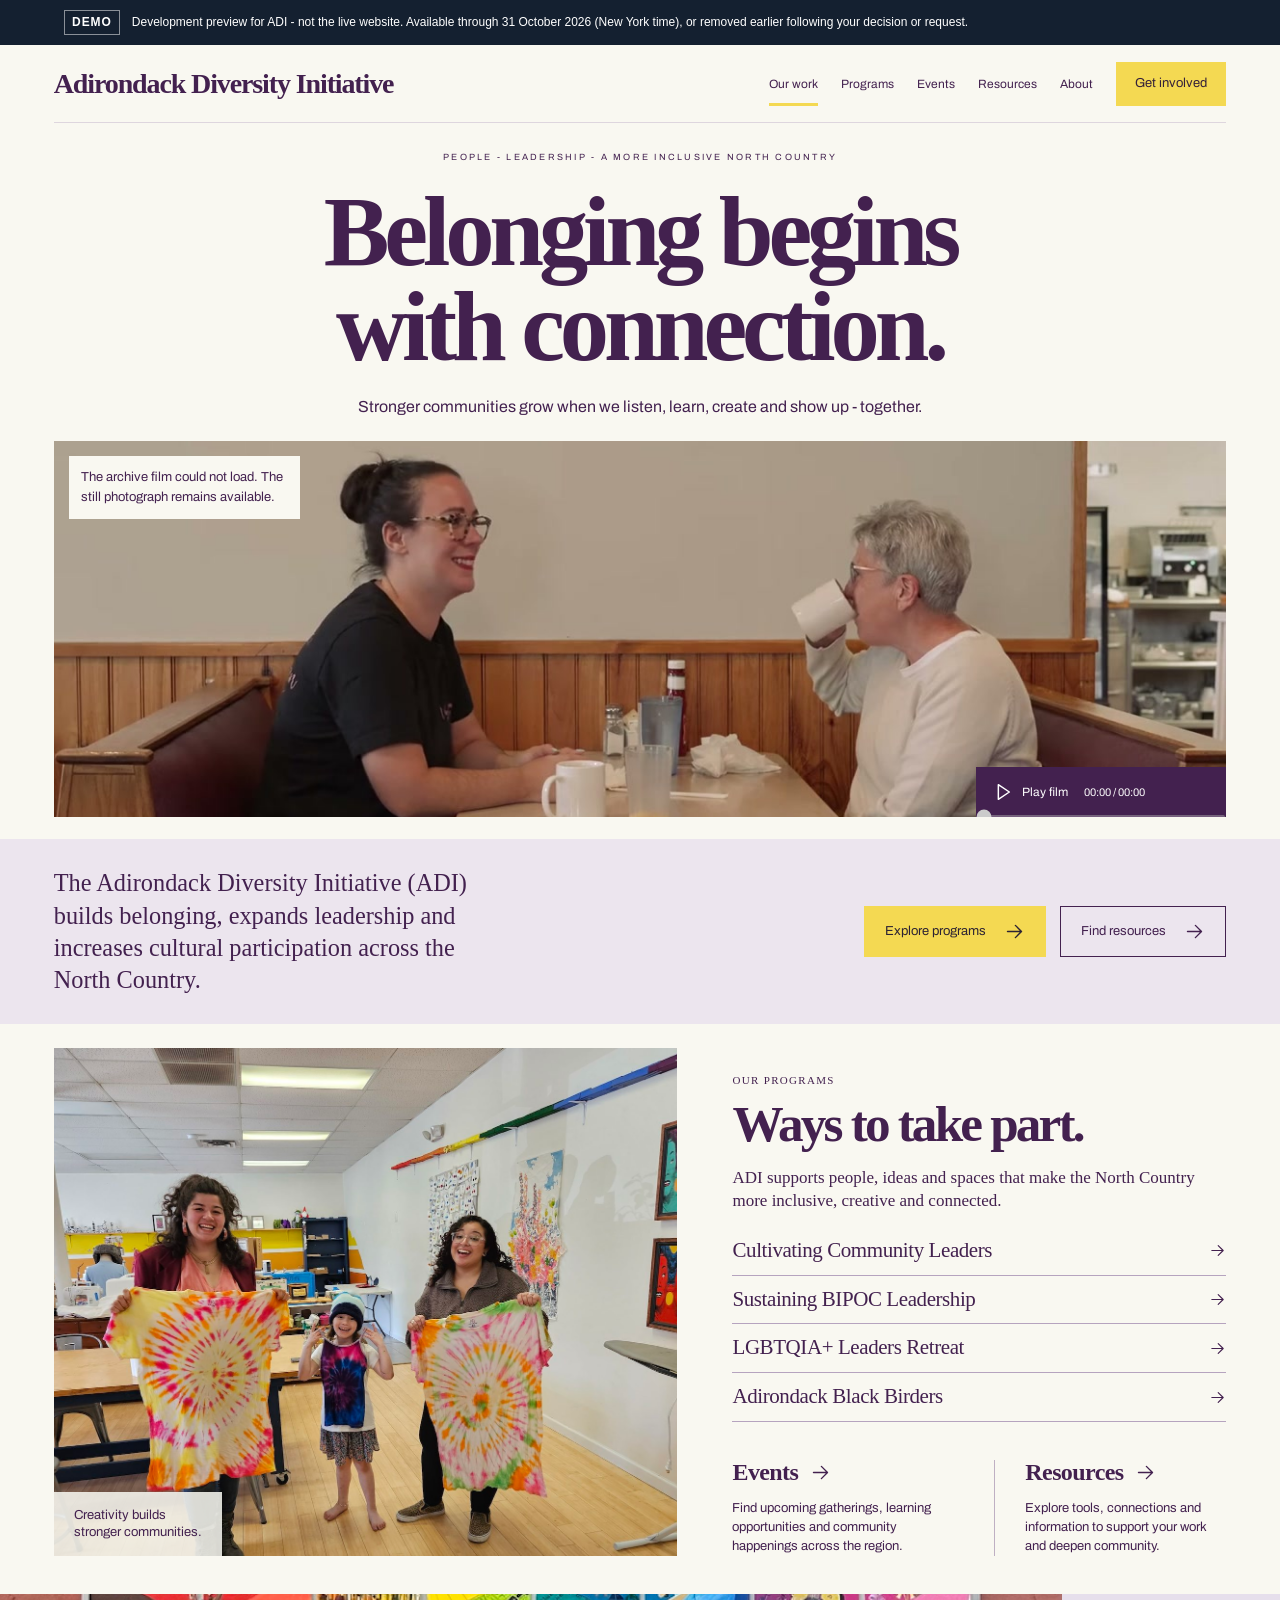
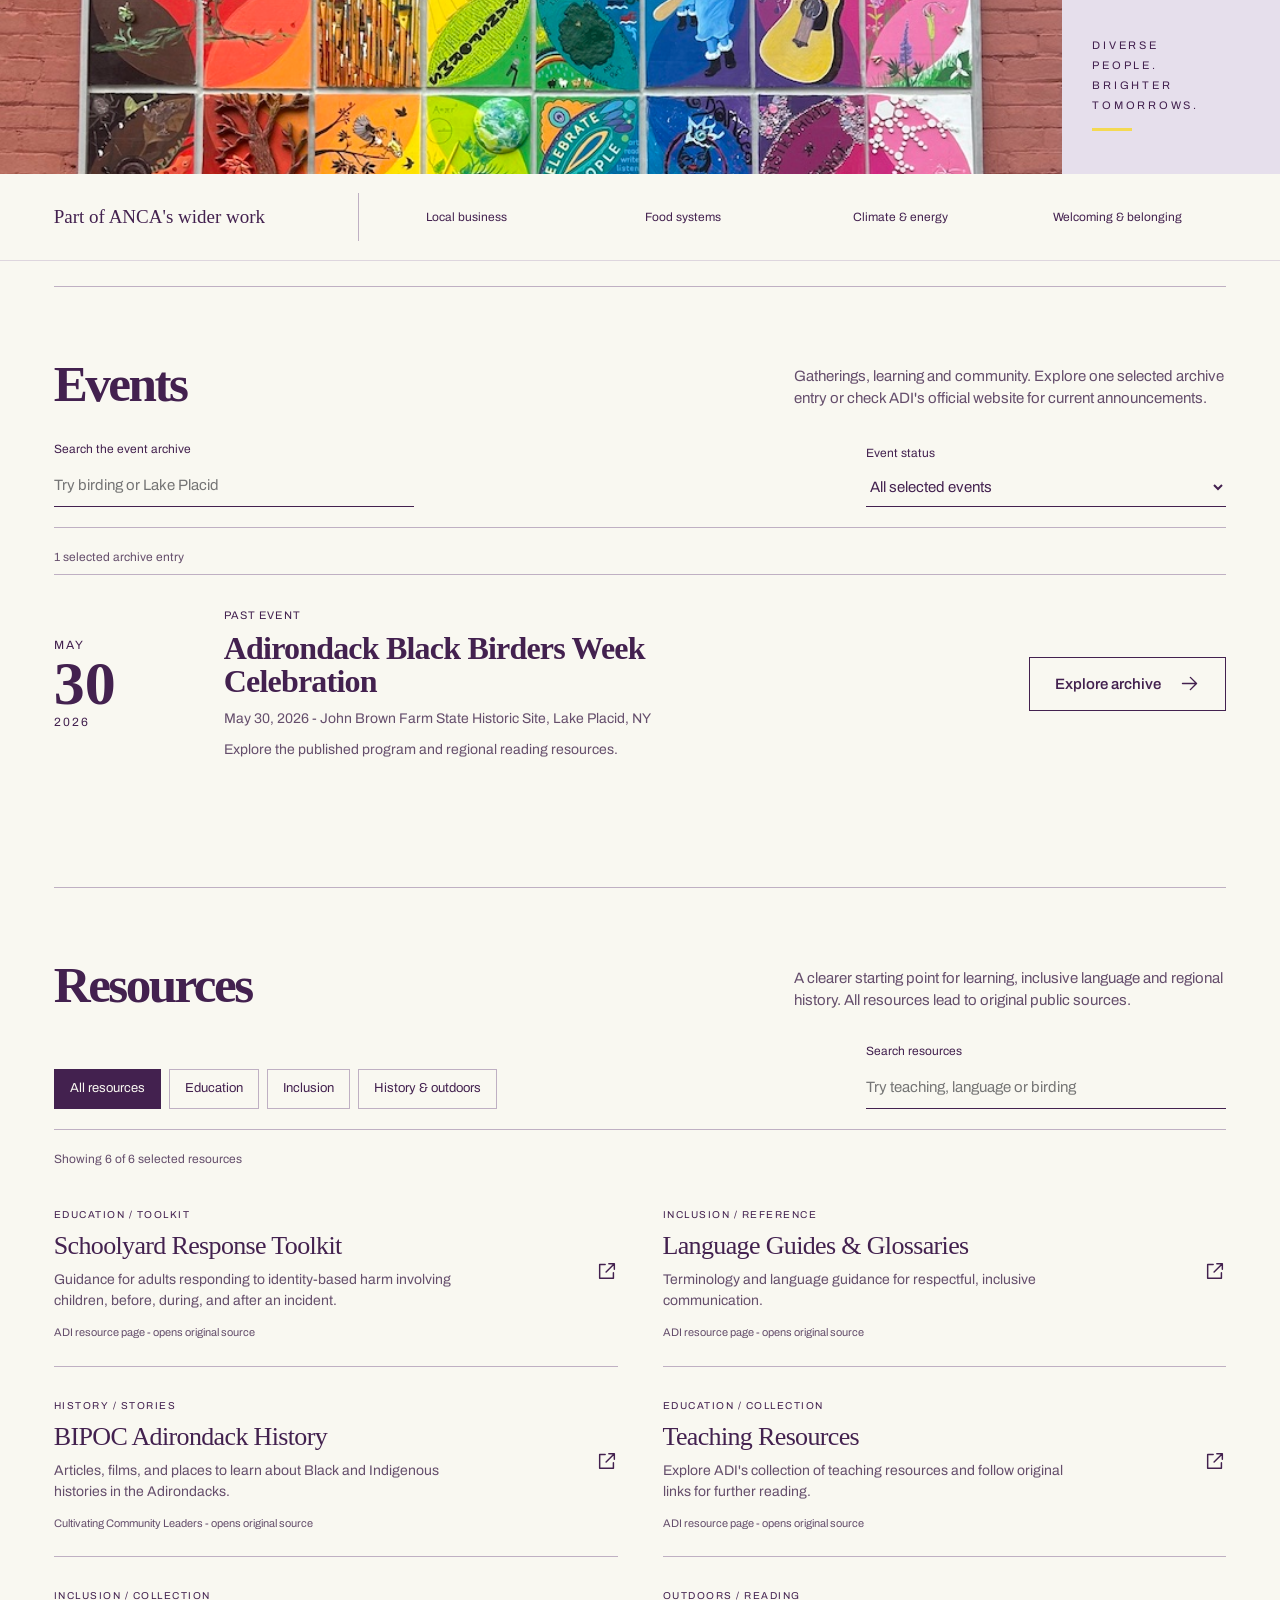
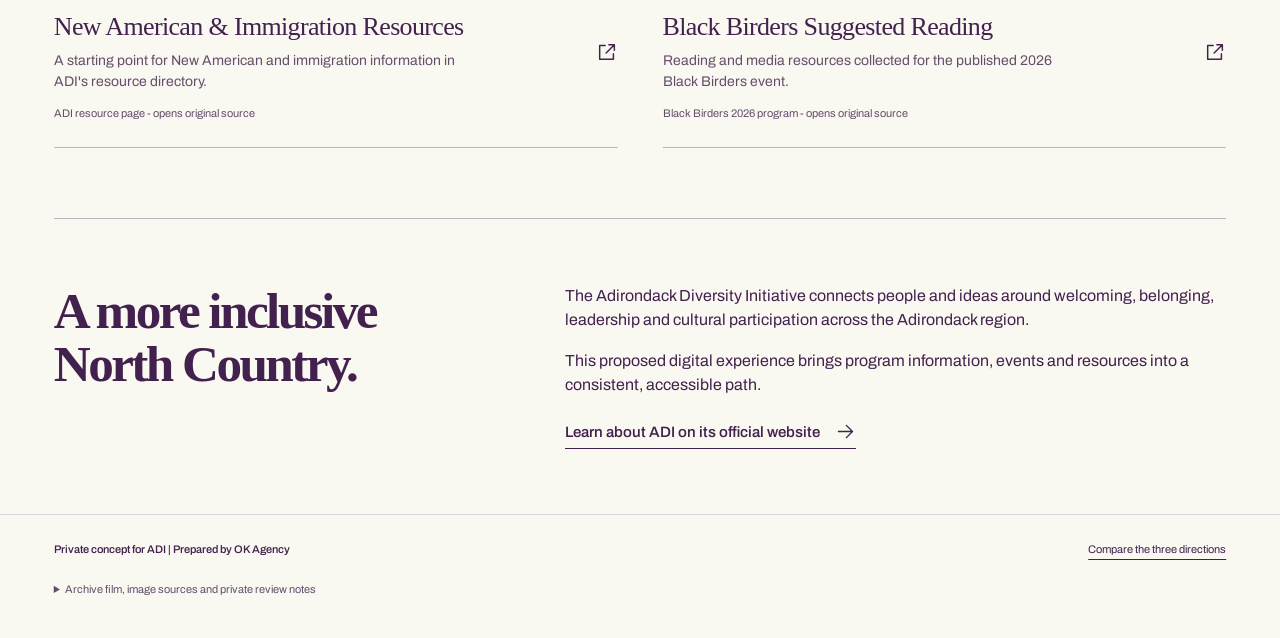
<file: open-journal/index.html>
<!doctype html>
<html lang="en"><head><meta charset="utf-8"><meta name="viewport" content="width=device-width,initial-scale=1"><meta name="robots" content="noindex,nofollow"><meta name="description" content="Private working design concept for the Adirondack Diversity Initiative, prepared by OK Agency."><title>ADI | Open journal - private concept</title><link rel="stylesheet" href="../assets/styles.css"><script src="../assets/main.js" defer></script><style>.review-notice{display:flex;align-items:center;gap:12px;padding:10px 5vw;background:#142030;color:#fff;font:12px/1.45 Arial,sans-serif;position:relative;z-index:30}.review-notice strong{flex-shrink:0;border:1px solid #ffffff80;padding:3px 7px;letter-spacing:.08em}.review-notice span{max-width:1000px}@media(max-width:600px){.review-notice{padding:9px 18px;font-size:10px}}</style></head><body class="open-journal"><aside class="review-notice" aria-label="Development preview"><strong>DEMO</strong> <span>Development preview for ADI - not the live website. Available through 31 October 2026 (New York time), or removed earlier following your decision or request.</span></aside><a class="skip" href="#main">Skip to content</a><header class="header shell"><a class="brand" href="#main">Adirondack Diversity Initiative</a><button class="menu-toggle" type="button" aria-expanded="false" aria-controls="navigation">Menu</button><nav class="navigation" id="navigation" aria-label="Main navigation"><a class="active" href="#our-work">Our work</a><a href="#programs">Programs</a><a href="#events">Events</a><a href="#resources">Resources</a><a href="#about">About</a><button class="involved" type="button" data-dialog="involved">Get involved</button></nav></header><main id="main"><section class="hero" aria-labelledby="hero-title"><div class="journal-title shell"><p class="journal-kicker">People - Leadership - A more inclusive North Country</p><h1 id="hero-title">Belonging begins<br>with connection.</h1><p>Stronger communities grow when we listen, learn, create and show up - together.</p></div><div class="shell"><div class="video-frame"><video class="hero-video" src="../assets/community-archive.mp4" poster="../assets/conversation-poster.jpg" loop muted playsinline preload="metadata" aria-label="Contextual ANCA archive film"></video><p class="media-failure" hidden>The archive film could not load. The still photograph remains available.</p><div class="media-controls"><button class="video-toggle" type="button" aria-pressed="false" aria-label="Play 30-second archive film"><svg class="icon play-icon" viewBox="0 0 24 24" aria-hidden="true"><path d="m8 4 12 8-12 8V4Z"/></svg><svg class="icon pause-icon" viewBox="0 0 24 24" aria-hidden="true"><path d="M8 4v16M16 4v16"/></svg><span>Play film</span></button><input class="video-seek" type="range" min="0" max="100" step="0.1" value="0" aria-label="Seek archive film"><span class="video-time" aria-live="off">00:00 / 00:30</span></div></div></div></section><section class="journal-bridge" id="our-work"><div class="shell"><p>The Adirondack Diversity Initiative (ADI) builds belonging, expands leadership and increases cultural participation across the North Country.</p><div class="actions"><a class="button yellow" href="#programs">Explore programs <svg class="icon arrow" viewBox="0 0 24 24" aria-hidden="true"><path d="M4 12h15M13 5l7 7-7 7"/></svg></a><a class="button outline" href="#resources">Find resources <svg class="icon arrow" viewBox="0 0 24 24" aria-hidden="true"><path d="M4 12h15M13 5l7 7-7 7"/></svg></a></div></div></section><section class="program-composition shell" id="programs" aria-labelledby="programs-title"><figure class="program-photo"><img src="../assets/community-arts.jpg" width="1600" height="1053" alt="Three people showing their colourful tie-dyed shirts at Art Rise First Friday in 2023." loading="lazy"><figcaption class="photo-label">Creativity builds<br>stronger communities.</figcaption></figure><div class="journal-programs"><p class="kicker">Our programs</p><h2 id="programs-title">Ways to take part.</h2><p>ADI supports people, ideas and spaces that make the North Country more inclusive, creative and connected.</p><div><button type="button" class="program-row" data-dialog="ccl"><div><h3>Cultivating Community Leaders</h3></div><svg class="icon arrow" viewBox="0 0 24 24" aria-hidden="true"><path d="M4 12h15M13 5l7 7-7 7"/></svg></button><button type="button" class="program-row" data-dialog="bipoc"><div><h3>Sustaining BIPOC Leadership</h3></div><svg class="icon arrow" viewBox="0 0 24 24" aria-hidden="true"><path d="M4 12h15M13 5l7 7-7 7"/></svg></button><button type="button" class="program-row" data-dialog="lgbtq"><div><h3>LGBTQIA+ Leaders Retreat</h3></div><svg class="icon arrow" viewBox="0 0 24 24" aria-hidden="true"><path d="M4 12h15M13 5l7 7-7 7"/></svg></button><button type="button" class="program-row" data-dialog="birders"><div><h3>Adirondack Black Birders</h3></div><svg class="icon arrow" viewBox="0 0 24 24" aria-hidden="true"><path d="M4 12h15M13 5l7 7-7 7"/></svg></button></div><div class="journal-routing"><a href="#events"><h3>Events <svg class="icon arrow" viewBox="0 0 24 24" aria-hidden="true"><path d="M4 12h15M13 5l7 7-7 7"/></svg></h3><p>Find upcoming gatherings, learning opportunities and community happenings across the region.</p></a><a href="#resources"><h3>Resources <svg class="icon arrow" viewBox="0 0 24 24" aria-hidden="true"><path d="M4 12h15M13 5l7 7-7 7"/></svg></h3><p>Explore tools, connections and information to support your work and deepen community.</p></a></div></div></section><div class="journal-mural"><img src="../assets/belonging-mural.jpg" width="900" height="867" loading="lazy" alt="Colourful panels in the Welcoming and Belonging community mural."><p>Diverse<br>people.<br>Brighter<br>tomorrows.<span class="yellow-rule" aria-hidden="true"></span></p></div><section class="wider-work" aria-labelledby="wider-title"><div class="wider-inner shell"><h2 id="wider-title">Part of ANCA's wider work</h2><a href="https://www.adirondack.org/" target="_blank" rel="noopener noreferrer"><svg class="icon" viewBox="0 0 24 24" aria-hidden="true"><path d="M4 10v11h16V10M2 10l2-7h16l2 7M3 10c0 3 4 3 4 0 0 3 5 3 5 0 0 3 5 3 5 0 0 3 4 3 4 0M7 21v-7h5v7M15 14h3v4h-3z"/></svg><span>Local business</span></a><a href="https://www.adirondack.org/" target="_blank" rel="noopener noreferrer"><svg class="icon" viewBox="0 0 24 24" aria-hidden="true"><path d="M4 2v6M8 2v6M6 2v20M3 6v3c0 4 6 4 6 0V6M17 2c-5 7-4 10 1 10V2ZM18 12v10"/></svg><span>Food systems</span></a><a href="https://www.adirondack.org/" target="_blank" rel="noopener noreferrer"><svg class="icon" viewBox="0 0 24 24" aria-hidden="true"><path d="M12 22V10M12 15C3 16 3 7 3 7s9-1 9 8ZM12 10C11 2 21 2 21 2s1 9-9 10M5 9l6 6M19 4l-7 8"/></svg><span>Climate &amp; energy</span></a><a href="https://www.diversityadk.org/" target="_blank" rel="noopener noreferrer"><svg class="icon" viewBox="0 0 24 24" aria-hidden="true"><circle cx="12" cy="7" r="3"/><circle cx="4" cy="9" r="2"/><circle cx="20" cy="9" r="2"/><path d="M7 22v-4a5 5 0 0 1 10 0v4M1 21v-3a3 3 0 0 1 4-3M23 21v-3a3 3 0 0 0-4-3"/></svg><span>Welcoming &amp; belonging</span></a></div></section><div class="shell">
 <section id="events" class="functional-section" aria-labelledby="events-title"><div class="section-heading"><h2 id="events-title">Events</h2><p>Gatherings, learning and community. Explore one selected archive entry or check ADI's official website for current announcements.</p></div><div class="filter-row"><label class="search-label"><span>Search the event archive</span><input id="event-search" type="search" placeholder="Try birding or Lake Placid" autocomplete="off"></label><label class="search-label"><span>Event status</span><select id="event-status"><option value="all">All selected events</option><option value="past">Past events</option><option value="upcoming">Upcoming events</option></select></label></div><p id="event-count" class="count" role="status"></p><article class="event-entry" id="event-entry"><div class="date" aria-hidden="true">MAY<strong>30</strong>2026</div><div><span class="past-label">Past event</span><h3>Adirondack Black Birders Week Celebration</h3><p><time datetime="2026-05-30">May 30, 2026</time> - John Brown Farm State Historic Site, Lake Placid, NY</p><p>Explore the published program and regional reading resources.</p></div><button class="button outline" type="button" data-dialog="event">Explore archive <svg class="icon arrow" viewBox="0 0 24 24" aria-hidden="true"><path d="M4 12h15M13 5l7 7-7 7"/></svg></button></article><div class="empty" id="event-empty" hidden><h3 id="event-empty-title"></h3><p id="event-empty-copy"></p><div class="actions"><button type="button" class="button outline" id="event-reset">Reset filters</button><a class="text-link" href="https://www.diversityadk.org" target="_blank" rel="noopener noreferrer">Official ADI website <svg class="icon arrow" viewBox="0 0 24 24" aria-hidden="true"><path d="M4 12h15M13 5l7 7-7 7"/></svg></a></div></div></section>
 <section class="functional-section" id="resources" aria-labelledby="resources-title"><div class="section-heading"><h2 id="resources-title">Resources</h2><p>A clearer starting point for learning, inclusive language and regional history. All resources lead to original public sources.</p></div><div class="filter-row"><div class="filters" role="group" aria-label="Filter resources by topic"><button type="button" class="filter" data-filter="all" aria-pressed="true">All resources</button><button type="button" class="filter" data-filter="education" aria-pressed="false">Education</button><button type="button" class="filter" data-filter="inclusion" aria-pressed="false">Inclusion</button><button type="button" class="filter" data-filter="history" aria-pressed="false">History &amp; outdoors</button></div><label class="search-label"><span>Search resources</span><input type="search" id="resource-search" placeholder="Try teaching, language or birding" autocomplete="off"></label></div><p class="count" id="resource-count" role="status"></p><div class="resource-grid" id="resource-list"></div><div class="empty" id="resource-empty" hidden><h3>No matching resources</h3><p>Try another word or return to all resources.</p><button class="button outline" type="button" id="resource-reset">Reset filters</button></div></section>
 <section class="about-section" id="about" aria-labelledby="about-title"><h2 id="about-title">A more inclusive North Country.</h2><div><p>The Adirondack Diversity Initiative connects people and ideas around welcoming, belonging, leadership and cultural participation across the Adirondack region.</p><p>This proposed digital experience brings program information, events and resources into a consistent, accessible path.</p><a class="text-link" href="https://www.diversityadk.org" target="_blank" rel="noopener noreferrer">Learn about ADI on its official website <svg class="icon arrow" viewBox="0 0 24 24" aria-hidden="true"><path d="M4 12h15M13 5l7 7-7 7"/></svg></a></div></section></div></main><footer class="footer"><div class="shell"><div class="footer-line"><p><strong>Private concept for ADI | Prepared by OK Agency</strong></p><a href="../index.html">Compare the three directions</a></div><details id="sources"><summary>Archive film, image sources and private review notes</summary><p>The archive montage illustrates the wider North Country context. Historical scenes from ANCA business and food stories, plus original arts and mural photographs, span different activities. They do not document one ADI event or all four ADI programs. The private concept is not approved or operated by ADI. Public reuse rights and final credits must be confirmed before release.</p><p>Art Rise First Friday photography is from 2023. The program names and linked resources use public ADI sources. Interface summaries are proposed copy. No applications, registrations, payments or personal data are submitted. Local navigation, filtering, dialogs and film playback work offline; original source links require internet access.</p><ul><li><a href="https://www.youtube.com/watch?v=emvWt5EYT-g" target="_blank" rel="noopener noreferrer">Crave Diner Transition Story - ANCA / Olivia Grant Creative</a></li><li><a href="https://www.youtube.com/watch?v=XsMJeLh7DGQ" target="_blank" rel="noopener noreferrer">ANCA farm film - original upload; final production credit to confirm</a></li><li><a href="https://www.youtube.com/watch?v=P4ObiWtEZMo" target="_blank" rel="noopener noreferrer">ANCA compost film - Adsit Media Works</a></li><li><a href="https://www.adirondack.org/wp-content/uploads/2024/01/Art-Rise-First-Friday-2023-tie-dye-reduced-web-e1705085679900.jpg" target="_blank" rel="noopener noreferrer">Art Rise First Friday 2023 - original photograph</a></li><li><a href="https://www.adirondack.org/wp-content/uploads/2024/10/Welcoming-and-Belonging-Mural-Art-reduced.jpg" target="_blank" rel="noopener noreferrer">Welcoming and Belonging mural - original photograph</a></li></ul></details></div></footer><dialog id="detail-dialog" aria-labelledby="dialog-title"><div class="dialog-top"><p class="dialog-kicker" id="dialog-label"></p><button class="dialog-close" type="button">Close</button></div><div class="dialog-body" id="dialog-body"></div></dialog></body></html>
</file>
<file: assets/styles.css>
@font-face{font-family:Archivo;src:url('fonts/Archivo-Variable.ttf') format('truetype');font-weight:100 900;font-display:swap}
@font-face{font-family:Barlow;src:url('fonts/BarlowCondensed-SemiBold.ttf') format('truetype');font-weight:600;font-display:swap}
@font-face{font-family:Barlow;src:url('fonts/BarlowCondensed-Regular.ttf') format('truetype');font-weight:400;font-display:swap}
:root{--paper:#f8f7ef;--ink:#143a33;--plum:#643770;--yellow:#f4d952;--lavender:#e6dfec;--line:#c5c8bd;--muted:#50615a;--gutter:clamp(24px,4.2vw,70px);--display:Barlow,Arial,sans-serif;--body:Archivo,Arial,sans-serif}
*{box-sizing:border-box}html{scroll-behavior:smooth;scroll-padding-top:24px}body{margin:0;background:var(--paper);color:var(--ink);font:400 16px/1.5 var(--body)}h1,h2,h3,p,figure{margin:0}h1,h2,h3{font-family:var(--display);font-weight:600;line-height:1.04;letter-spacing:-.025em}button,input,select{font:inherit}button,a,input,select{touch-action:manipulation}button{cursor:pointer}a{color:inherit;text-underline-offset:6px}button{color:inherit}img{display:block;width:100%;height:auto}button:focus-visible,a:focus-visible,input:focus-visible,select:focus-visible,summary:focus-visible{outline:3px solid currentColor;outline-offset:5px}button:disabled{cursor:wait}::selection{background:var(--yellow);color:#143a33}.shell{width:100%;max-width:1640px;margin-inline:auto;padding-inline:var(--gutter)}.skip{position:fixed;top:12px;left:12px;z-index:30;background:var(--ink);color:white;padding:12px 20px;transform:translateY(-170%)}.skip:focus{transform:none}.icon{width:22px;height:22px;fill:none;stroke:currentColor;stroke-width:1.6;stroke-linecap:round;stroke-linejoin:round;flex:none;vertical-align:middle}.arrow{width:21px;height:21px}.header{display:flex;align-items:center;justify-content:space-between;gap:32px;min-height:104px;position:relative;z-index:5}.brand{font:600 clamp(26px,2.55vw,40px)/1 var(--display);text-decoration:none;letter-spacing:-.02em}.navigation{display:flex;align-items:center;gap:clamp(22px,2.7vw,43px);font-size:15px;white-space:nowrap}.navigation a{text-decoration:none;padding-block:10px}.navigation a:hover,.navigation a.active{box-shadow:0 3px var(--yellow)}.navigation .involved{background:var(--yellow);padding:12px 24px;color:var(--ink);font-weight:600;border:0}.menu-toggle{display:none;border:1px solid currentColor;background:transparent;padding:10px 15px;font-size:14px}.button{display:inline-flex;align-items:center;justify-content:center;gap:18px;padding:15px 25px;min-height:50px;border:1px solid var(--plum);background:var(--plum);color:var(--paper);font-size:15px;font-weight:550;text-decoration:none;transition:background .18s,color .18s,transform .18s}.button:hover{transform:translateY(-2px);background:var(--ink);border-color:var(--ink)}.button.yellow{background:var(--yellow);color:#2c2333;border-color:var(--yellow)}.button.outline{background:transparent;color:var(--plum)}.button.outline:hover{background:var(--plum);color:white}.text-link{display:inline-flex;align-items:center;gap:15px;text-decoration:none;border-bottom:1px solid var(--plum);padding-bottom:5px;font-weight:550;font-size:15px}.actions{display:flex;flex-wrap:wrap;gap:18px 28px;align-items:center}.video-frame{position:relative;overflow:hidden;background:#1e2821}.video-frame video{width:100%;height:100%;display:block;object-fit:cover}.media-controls{display:flex;align-items:center;gap:13px;background:rgba(12,18,16,.83);color:white;padding:11px 15px;position:absolute;right:0;bottom:0;left:0;z-index:3;font-size:12px}.video-toggle{display:flex;align-items:center;gap:9px;color:white;background:transparent;border:0;padding:5px 3px;min-height:34px;font-size:12px;white-space:nowrap}.video-toggle .pause-icon{display:none}.video-toggle.is-playing .pause-icon{display:block}.video-toggle.is-playing .play-icon{display:none}.video-seek{flex:1;min-width:25px;accent-color:white;height:18px;cursor:pointer}.video-time{font-size:11px;white-space:nowrap;font-variant-numeric:tabular-nums;min-width:63px}.media-caption{display:flex;justify-content:space-between;gap:20px;padding-top:9px;font-size:12px}.media-caption button{font:inherit;border:0;background:transparent;padding:0;display:flex;align-items:center;gap:7px;text-decoration:underline;text-underline-offset:6px;color:var(--plum)}.media-failure{position:absolute;top:15px;left:15px;background:var(--paper);color:var(--ink);max-width:33ch;padding:12px;font-size:13px;z-index:3}.section-title{font-size:clamp(46px,4.9vw,76px)}.program-row{display:flex;align-items:center;justify-content:space-between;gap:20px;border:0;border-bottom:1px solid var(--line);width:100%;background:transparent;padding:15px 0;text-align:left;color:inherit;transition:padding .18s}.program-row:hover{padding-left:8px}.program-row h3{font-size:clamp(25px,2.5vw,37px)}.program-row p{font-size:15px;margin-top:5px}.program-row .icon{color:var(--ink)}.program-row:nth-child(1){--stripe:#5f853c}.program-row:nth-child(2){--stripe:#774580}.program-row:nth-child(3){--stripe:#c8b4d8}.program-row:nth-child(4){--stripe:#eed13c}.program-photo{position:relative;align-self:stretch}.program-photo>img{height:100%;object-fit:cover;object-position:center;min-height:340px}.photo-label{position:absolute;bottom:0;right:-18px;background:var(--yellow);padding:24px 28px;font:600 25px/1.17 Barlow,sans-serif;max-width:210px}.paths{display:grid;grid-template-columns:repeat(3,1fr);border:1px solid var(--plum)}.path{display:flex;align-items:center;gap:22px;padding:25px;text-decoration:none;color:var(--plum)}.path+.path{border-left:1px solid var(--plum)}.path>.icon{width:48px;height:48px;stroke-width:1.4}.path h3{font-size:26px}.path p{display:flex;align-items:center;gap:8px;text-transform:uppercase;letter-spacing:.14em;font-size:10px;margin-top:7px}.path p .icon{width:14px;height:14px}.path:hover{background:var(--lavender)}.wider-work{background:#e7ecd9;margin-top:26px}.wider-inner{display:grid;grid-template-columns:1.4fr repeat(4,1fr);align-items:center;padding-block:25px}.wider-inner h2{font-size:30px}.wider-inner>a{text-align:center;min-height:72px;display:flex;align-items:center;justify-content:center;flex-direction:column;gap:9px;border-left:1px solid #adb7a4;text-decoration:none;font-size:14px;padding-inline:12px}.wider-inner>a .icon{width:33px;height:33px;stroke-width:1.5}.wider-inner>a:hover{text-decoration:underline}.functional-section{padding-block:70px;border-top:1px solid var(--line);margin-top:25px}.section-heading{display:flex;align-items:end;justify-content:space-between;gap:35px;margin-bottom:30px}.section-heading p{max-width:48ch;color:var(--muted);font-size:15px}.section-heading h2{font-size:clamp(45px,4vw,62px)}.filter-row{display:flex;gap:22px;align-items:end;justify-content:space-between;border-bottom:1px solid var(--line);padding-bottom:20px;margin-bottom:12px}.filters{display:flex;gap:8px;flex-wrap:wrap}.filter{border:1px solid var(--line);padding:9px 15px;background:transparent;font-size:13px;min-height:40px}.filter[aria-pressed=true]{background:var(--ink);color:var(--paper);border-color:var(--ink)}.search-label{font-size:12px;display:block;min-width:250px;max-width:360px;width:36%}.search-label span{display:block;margin-bottom:6px}.search-label input,.search-label select{display:block;background:transparent;border:0;border-bottom:1px solid var(--ink);border-radius:0;width:100%;padding:10px 0;font-size:15px;color:inherit}.count{font-size:12px;color:var(--muted);padding:8px 0}.resource-grid{display:grid;grid-template-columns:1fr 1fr;column-gap:45px}.resource-entry{display:flex;justify-content:space-between;gap:25px;text-decoration:none;border-bottom:1px solid var(--line);padding-block:25px}.resource-entry .category{font-size:10px;letter-spacing:.15em;text-transform:uppercase;color:var(--plum)}.resource-entry h3{font-size:28px;margin-block:7px 10px}.resource-entry p{font-size:14px;color:var(--muted);max-width:52ch}.resource-entry:hover h3{text-decoration:underline;text-underline-offset:5px}.resource-entry .icon{align-self:center;color:var(--plum)}.source-label{font-size:11px;display:block;margin-top:13px;color:var(--muted)}.empty{padding:35px 0}.empty h3{font-size:30px;margin-bottom:13px}.empty p{max-width:65ch;font-size:15px}.empty button{margin-top:20px}.event-entry{display:grid;grid-template-columns:140px 1fr auto;gap:30px;border-top:1px solid var(--line);padding-block:32px;align-items:center}.date{font-size:12px;letter-spacing:.18em}.date strong{display:block;font:600 62px/.95 var(--display);letter-spacing:0}.event-entry h3{font-size:32px;max-width:27ch}.event-entry p{font-size:14px;color:var(--muted);margin-top:10px}.past-label{color:var(--plum);font-size:11px;text-transform:uppercase;letter-spacing:.1em;margin-bottom:8px;display:block}.about-section{display:grid;grid-template-columns:.8fr 1.2fr;gap:70px;padding-block:65px;border-top:1px solid var(--line)}.about-section h2{font-size:clamp(45px,4vw,62px)}.about-section p+p{margin-top:17px}.about-section .text-link{margin-top:24px}.footer{font-size:11px;padding-block:26px 34px;border-top:1px solid var(--line)}.footer-line{display:flex;justify-content:space-between;align-items:center;gap:24px}.footer-line strong{font-weight:550}.footer-line a{white-space:nowrap}.footer details{margin-top:16px;color:var(--muted)}.footer summary{cursor:pointer;width:fit-content;padding-block:7px}.footer details p{max-width:110ch;line-height:1.6;margin-block:10px}.footer details ul{padding-left:20px;line-height:1.8}.footer details a{overflow-wrap:anywhere}dialog{border:0;background:var(--paper);color:var(--ink);max-width:690px;width:calc(100% - 40px);max-height:calc(100% - 48px);padding:40px;box-shadow:0 30px 100px #0005}dialog::backdrop{background:#102d28a8;backdrop-filter:blur(5px)}.dialog-top{display:flex;justify-content:space-between;gap:20px;align-items:center;border-bottom:1px solid var(--line);padding-bottom:20px;margin-bottom:28px}.dialog-kicker{font-size:11px;letter-spacing:.1em;text-transform:uppercase;color:var(--plum)}.dialog-close{border:1px solid var(--line);background:transparent;padding:8px 12px;font-size:13px}.dialog-body h2{font-size:46px;margin-bottom:20px}.dialog-body h3{font-size:26px;margin-block:28px 13px}.dialog-body p{font-size:15px;line-height:1.7}.dialog-body p+p{margin-top:15px}.detail-links{display:grid;gap:0;margin-top:22px}.detail-links a{display:flex;align-items:center;justify-content:space-between;gap:20px;padding:13px 0;border-bottom:1px solid var(--line);font-size:14px;text-decoration:none}.detail-links a:hover{text-decoration:underline}.detail-note{font-size:13px!important;color:var(--muted);border-left:3px solid var(--yellow);padding-left:15px;margin-top:25px!important}.dialog-body video{width:100%;background:#152820}.dialog-body .native-film{margin-top:20px}body.dialog-open{overflow:hidden}[hidden]{display:none!important}
/* Direction 04: full-width film, compact white navigation and green open rows. */
.immersive{--paper:#f8f7ef;--ink:#193e36}.immersive .hero{position:relative;height:clamp(580px,47.4vw,760px);color:#fff}.immersive .hero>.video-frame{position:absolute;inset:0}.immersive .hero>.video-frame:after{content:'';position:absolute;inset:0;background:linear-gradient(180deg,#0005 0%,transparent 32%,#0003 59%,#0009 100%);pointer-events:none}.immersive .header{min-height:82px}.immersive .brand{font-size:28px}.immersive .navigation{font-size:14px}.immersive .involved{background:var(--paper);color:var(--ink)}.immersive .hero-copy{position:absolute;bottom:42px;left:0;right:0;z-index:2}.immersive h1{font:400 clamp(60px,6.15vw,94px)/.99 Archivo,sans-serif;letter-spacing:-.055em;max-width:12ch}.immersive .hero-copy p{font-size:19px;margin-block:20px}.immersive .hero-copy .button{background:var(--paper);border-color:var(--paper);color:var(--ink);min-width:195px}.immersive .hero-copy .button.outline{background:transparent;color:white;border-color:white;min-width:160px}.immersive .hero-copy .actions{max-width:650px;gap:16px}.immersive .hero .media-controls{left:auto;right:var(--gutter);bottom:22px;background:transparent;width:265px;padding:0;z-index:4}.immersive .hero .video-toggle{font-weight:550}.immersive .hero .video-toggle .icon{width:34px;height:34px;border:1px solid white;border-radius:50%;padding:8px;stroke-width:2}.immersive .hero .video-seek{position:absolute;bottom:-14px;right:0;width:235px;height:8px;opacity:.65}.immersive .starting-point{padding-block:45px 40px}.starting-header{display:grid;grid-template-columns:1.55fr .7fr .63fr;gap:45px;align-items:start;margin-bottom:28px}.starting-header h2{font-size:clamp(48px,4.6vw,71px)}.yellow-rule{display:block;width:75px;height:6px;background:var(--yellow);margin-top:22px}.starting-header>p{font-size:14px;line-height:1.55;padding-top:6px}.route-list{display:grid}.route-list a{display:flex;justify-content:space-between;align-items:center;gap:16px;text-decoration:none;font-size:13px;font-weight:550;padding:9px 0;border-bottom:1px solid var(--line)}.immersive .program-composition{display:grid;grid-template-columns:.99fr 1.04fr;gap:45px}.immersive .program-row{padding-block:19px;position:relative;padding-left:36px;min-height:100px}.immersive .program-row:before{content:'';background:var(--stripe);position:absolute;top:17px;bottom:17px;width:8px;left:0}.immersive .program-row h3{font-size:clamp(27px,2.8vw,42px)}.immersive .program-row p{font-size:15px}.immersive .program-photo>img{min-height:400px}.immersive .wider-work{margin-top:0;background:var(--lavender)}.immersive .wider-inner{grid-template-columns:1.45fr repeat(4,1fr)}.immersive .wider-inner>a{flex-direction:row;font-size:13px;min-height:65px}.immersive .wider-inner h2{font-size:29px}.immersive .wider-inner>a .icon{width:30px}.immersive .footer{background:#193e36;color:var(--paper);border-top:0}.immersive .footer details{color:#c9d6cb}
/* Direction 05: plum serif, centred journal title, wide film and a lavender bridge. */
.open-journal{--paper:#f9f8f1;--ink:#43214f;--plum:#43214f;--muted:#654e6c;--line:#bfb0c3;--display:Georgia,'Times New Roman',serif}.open-journal .header{min-height:78px;border-bottom:1px solid #ded6de;margin-inline:var(--gutter);padding-inline:0;max-width:calc(1640px - 2 * var(--gutter))}.open-journal .brand{font-size:28px;letter-spacing:-.04em}.open-journal .navigation{font-size:12px;gap:23px}.open-journal .involved{font-size:13px;font-weight:400;padding:12px 19px;color:#342039}.journal-title{text-align:center;padding-block:28px 22px}.journal-kicker{font-size:9px;text-transform:uppercase;letter-spacing:.25em;margin-bottom:20px}.open-journal h1{font:600 clamp(58px,7.7vw,110px)/.96 Georgia,serif;letter-spacing:-.052em}.journal-title>p:last-child{font-size:16px;margin-top:21px}.open-journal .hero .video-frame{height:clamp(290px,29.4vw,440px)}.open-journal .hero .media-controls{left:auto;background:var(--plum);width:250px;padding:8px 12px}.open-journal .hero .video-seek{position:absolute;left:0;bottom:-2px;width:100%;height:4px;margin:0}.journal-bridge{background:#ece5ee;margin-top:22px}.journal-bridge .shell{display:flex;align-items:center;justify-content:space-between;gap:60px;padding-block:28px}.journal-bridge p{font:400 clamp(19px,1.9vw,28px)/1.32 Georgia,serif;max-width:38ch}.journal-bridge .actions{flex-wrap:nowrap;gap:14px}.journal-bridge .button{font-size:13px;padding:14px 20px;font-weight:400}.open-journal .program-composition{display:grid;grid-template-columns:1.2fr .95fr;gap:55px;padding-block:24px 38px}.open-journal .program-photo>img{min-height:460px;object-position:center}.open-journal .photo-label{right:auto;left:0;padding:15px 20px;background:#f9f8f1dc;font:400 13px/1.3 Archivo,sans-serif;max-width:180px}.journal-programs{padding-top:8px}.journal-programs .kicker{font-size:11px;text-transform:uppercase;letter-spacing:.12em;margin-bottom:9px}.journal-programs h2{font-size:clamp(40px,4vw,60px);letter-spacing:-.055em}.journal-programs>p{font:400 17px/1.35 Georgia,serif;margin-block:17px 14px}.open-journal .program-row{padding-block:13px;border-color:#b6a4bf}.open-journal .program-row h3{font-size:21px;letter-spacing:-.02em;font-weight:400}.open-journal .program-row .icon{width:17px;color:var(--plum)}.journal-routing{display:grid;grid-template-columns:1fr 1fr;margin-top:38px;gap:30px}.journal-routing>a{text-decoration:none}.journal-routing>a+a{border-left:1px solid var(--line);padding-left:30px}.journal-routing h3{font-size:24px;display:flex;align-items:center;gap:12px}.journal-routing p{font-size:13px;line-height:1.45;margin-top:14px}.journal-mural{display:flex;height:180px;overflow:hidden;background:var(--lavender)}.journal-mural img{width:83%;height:100%;object-fit:cover;object-position:center 48%}.journal-mural p{display:flex;flex-direction:column;justify-content:center;padding:20px 30px;font-size:11px;letter-spacing:.25em;line-height:1.8;text-transform:uppercase}.journal-mural .yellow-rule{width:40px;height:3px;margin-top:12px}.open-journal .wider-work{background:var(--paper);margin-top:0}.open-journal .wider-inner{padding-block:19px;border-bottom:1px solid #ded6de}.open-journal .wider-inner h2{font-size:19px;font-weight:400;letter-spacing:0}.open-journal .wider-inner>a{border:0;min-height:48px;font-size:12px}.open-journal .wider-inner>a:first-of-type{border-left:1px solid var(--line)}.open-journal .wider-inner>a .icon{display:none}.open-journal .functional-section h2,.open-journal .about-section h2{letter-spacing:-.05em}.open-journal .resource-entry h3{font-size:26px;font-weight:400}.open-journal .footer{border-color:#ded6de}
/* Direction 01: civic masthead, oversized condensed type and a two-column hero. */
.civic-editorial{--paper:#f8f8ef;--ink:#06352b}.civic-strip{background:#e3deea;font-size:8px;letter-spacing:.25em;text-transform:uppercase;padding-block:9px}.civic-strip .shell{display:flex;justify-content:space-between;gap:30px}.civic-strip p:last-child{letter-spacing:.17em}.civic-editorial .header{min-height:100px}.civic-editorial .brand{font-size:40px}.civic-editorial .navigation{font-family:Barlow,sans-serif;font-size:18px;gap:31px}.civic-editorial .navigation .involved{padding:12px 24px;font-size:18px}.civic-hero{display:grid;grid-template-columns:.62fr 1fr;gap:35px;padding-block:0 26px;position:relative}.civic-editorial h1{font:600 clamp(78px,9.2vw,145px)/.83 Barlow,sans-serif;letter-spacing:-.045em}.civic-hero .hero-text>p{font-size:20px;line-height:1.38;max-width:28ch;margin-block:23px 20px}.civic-hero .actions{gap:18px 26px}.civic-hero .button{padding:14px 24px;font-size:14px}.civic-hero .text-link{font-size:14px}.civic-motto{font-size:9px!important;letter-spacing:.26em!important;text-transform:uppercase;line-height:1.8!important;max-width:20ch!important;margin-top:28px!important}.civic-motto .yellow-rule{height:5px;width:48px;margin-top:10px}.civic-editorial .hero .video-frame{aspect-ratio:1.84/1}.civic-editorial .hero .media-caption{font-size:12px}.civic-editorial .paths{margin-top:5px}.civic-editorial .program-composition{display:grid;grid-template-columns:.68fr 1fr;gap:45px;padding-block:26px 0}.civic-programs .section-number{display:flex;align-items:center;gap:15px;color:var(--plum);font:400 15px Barlow,sans-serif;margin-bottom:15px}.civic-programs .section-number:after{content:'';height:1px;width:100px;background:currentColor}.civic-programs h2{font-size:clamp(55px,5.2vw,82px);line-height:.98;max-width:12ch}.civic-programs>p{font-size:16px;line-height:1.45;margin-block:20px 13px;max-width:43ch}.civic-editorial .program-row{padding-block:11px;border-color:#a58aae}.civic-editorial .program-row h3{font:500 17px/1.25 Archivo,sans-serif;letter-spacing:0;color:var(--plum)}.civic-editorial .program-row .icon{color:var(--plum);width:18px}.civic-editorial .program-photo>img{min-height:440px}.civic-editorial .photo-label{right:0;background:var(--lavender);font:400 10px/1.8 Archivo,sans-serif;letter-spacing:.3em;text-transform:uppercase;max-width:178px;padding:20px 26px}.civic-editorial .photo-label .yellow-rule{height:5px;width:28px;margin-top:10px}
.immersive h1{max-width:15ch}
.open-journal .header{width:calc(100% - 2 * var(--gutter));margin-inline:auto}
.civic-programs h2{max-width:none}
@media(min-width:1640px){.immersive .hero-copy{max-width:1640px;margin:auto}.immersive .hero .media-controls{right:calc((100vw - 1640px)/2 + 70px)}}
@media(max-width:1100px){:root{--gutter:32px}.header{gap:25px;min-height:95px}.brand{font-size:29px;max-width:280px;line-height:.95}.navigation{gap:20px;font-size:13px}.navigation .involved{padding:11px 17px}.starting-header{gap:24px;grid-template-columns:1.4fr .8fr}.starting-header .route-list{display:none}.immersive .program-composition{gap:32px}.immersive .program-row h3{font-size:29px}.immersive .program-row{padding-left:25px}.immersive .program-row p{font-size:13px}.photo-label{font-size:21px;padding:20px}.wider-inner{grid-template-columns:1.2fr repeat(4,1fr)}.wider-inner h2{font-size:26px}.wider-inner>a{font-size:12px}.path{padding:20px 16px;gap:16px}.path>.icon{width:35px;height:35px}.path h3{font-size:23px}.path p{font-size:8px}.open-journal .brand{font-size:23px;max-width:340px}.open-journal .navigation{gap:17px;font-size:11px}.journal-bridge .shell{gap:35px}.journal-bridge .button{padding-inline:16px;gap:12px}.open-journal .program-composition{gap:35px;grid-template-columns:1.1fr 1fr}.open-journal .program-photo>img{min-height:450px}.open-journal .program-row h3{font-size:18px}.journal-routing{gap:20px;margin-top:25px}.journal-routing>a+a{padding-left:20px}.journal-routing p{font-size:12px}.civic-editorial .brand{font-size:32px}.civic-editorial .navigation{gap:24px;font-size:16px}.civic-editorial .navigation .involved{font-size:16px;padding-inline:20px}.civic-hero{grid-template-columns:.7fr 1fr;gap:28px}.civic-hero .hero-text>p{font-size:18px}.civic-hero .actions{gap:16px}.civic-hero .button{padding-inline:17px}.civic-motto{margin-top:22px!important}.civic-editorial .program-composition{grid-template-columns:.8fr 1fr;gap:30px}.civic-programs h2{font-size:58px}.civic-editorial .program-row h3{font-size:15px}.civic-editorial .program-photo>img{min-height:425px}.immersive .wider-inner>a{flex-direction:column}.event-entry{grid-template-columns:100px 1fr auto;gap:20px}.event-entry .button{padding-inline:16px}.journal-mural p{padding-inline:18px;font-size:9px}}
@media(max-width:760px){:root{--gutter:23px}.header{min-height:87px;gap:20px}.brand{font-size:27px;max-width:270px}.menu-toggle{display:block}.navigation{display:none;position:absolute;left:0;right:0;top:calc(100% - 1px);background:var(--paper);color:var(--ink);padding:20px var(--gutter) 25px;flex-direction:column;align-items:stretch;gap:4px;box-shadow:0 15px 30px #18312320;font-size:15px}.navigation.open{display:flex}.navigation a{padding:12px 0}.navigation a.active{box-shadow:none}.navigation .involved{text-align:left;margin-top:10px;padding:12px 15px}.immersive .brand{font-size:25px}.immersive .hero{height:760px;max-height:1000px;min-height:680px}.immersive .header{min-height:87px}.immersive .hero>.video-frame video{object-position:50% 50%}.immersive .hero>.video-frame:after{background:linear-gradient(180deg,#0006,transparent 30%,#0004 52%,#000b)}.immersive .hero-copy{bottom:100px}.immersive h1{font-size:clamp(56px,12vw,84px);max-width:12ch}.immersive .hero-copy p{font-size:16px;max-width:34ch;line-height:1.6;margin-block:20px}.immersive .hero-copy .button{min-width:0;padding:13px 17px;font-size:13px;min-height:46px}.immersive .hero-copy .button.outline{min-width:0}.immersive .hero-copy .actions{gap:12px}.immersive .hero .media-controls{left:var(--gutter);right:var(--gutter);bottom:22px;width:auto;justify-content:space-between}.immersive .hero .video-seek{width:calc(100% - 160px);right:73px;bottom:14px}.immersive .hero .video-time{margin-left:auto;min-width:auto}.immersive .starting-point{padding-block:35px}.starting-header{grid-template-columns:1fr;gap:20px;margin-bottom:24px}.starting-header h2{font-size:49px;max-width:13ch}.starting-header>p{font-size:15px;max-width:39ch}.yellow-rule{margin-top:15px}.immersive .program-composition{display:flex;flex-direction:column;gap:28px}.immersive .program-row h3{font-size:29px}.immersive .program-row{min-height:100px;padding-block:17px;padding-left:27px}.immersive .program-row p{font-size:13px}.immersive .program-photo>img{min-height:0;aspect-ratio:1.07;object-position:50% 50%}.photo-label{right:0;font-size:20px;max-width:165px;padding:17px 19px}.wider-inner,.immersive .wider-inner{grid-template-columns:1fr 1fr;padding-block:27px;gap:0}.wider-inner h2{grid-column:1/-1;font-size:30px;margin-bottom:23px;max-width:30ch}.wider-inner>a{min-height:95px;border:0;border-top:1px solid #b9c3af;flex-direction:row!important;padding-inline:8px;text-align:left;justify-content:start;font-size:12px;gap:10px}.wider-inner>a:nth-of-type(2n){border-left:1px solid #b9c3af;padding-left:15px}.wider-inner>a .icon{width:28px;height:28px}.functional-section{padding-block:40px;margin-top:0}.section-heading{display:block;margin-bottom:24px}.section-heading h2{font-size:44px}.section-heading p{margin-top:18px;max-width:44ch;font-size:14px}.filter-row{align-items:start;flex-direction:column;gap:22px}.search-label{width:100%;max-width:none;min-width:0}.filters{gap:7px}.filter{font-size:12px;padding:8px 12px}.resource-grid{grid-template-columns:1fr}.resource-entry{padding-block:23px}.resource-entry h3{font-size:27px}.event-entry{grid-template-columns:75px 1fr;align-items:start;gap:18px}.event-entry h3{font-size:28px}.event-entry .button{grid-column:2;justify-self:start;font-size:13px}.date strong{font-size:49px}.date{font-size:10px}.about-section{grid-template-columns:1fr;gap:23px;padding-block:40px}.about-section h2{font-size:45px}.about-section p{font-size:15px}.footer-line{align-items:start;flex-direction:column;gap:12px}.footer{font-size:11px;padding-block:24px}.footer details{margin-top:12px}dialog{padding:24px;width:calc(100% - 30px)}.dialog-body h2{font-size:36px}.dialog-top{gap:12px}.dialog-kicker{font-size:9px}.dialog-close{padding:8px;font-size:12px}.open-journal .header{min-height:90px;margin-inline:var(--gutter);max-width:none}.open-journal .brand{max-width:230px;font-size:24px;line-height:1.05;letter-spacing:-.035em}.open-journal .navigation{font-size:14px;left:calc(-1 * var(--gutter));right:calc(-1 * var(--gutter));gap:0}.journal-title{padding-block:28px 24px}.journal-kicker{font-size:8px;line-height:1.8;letter-spacing:.18em;max-width:35ch;margin:0 auto 20px}.open-journal h1{font-size:clamp(43px,10vw,66px);line-height:1.03;letter-spacing:-.055em}.journal-title>p:last-child{font-size:14px;line-height:1.5;max-width:34ch;margin:19px auto 0}.open-journal .hero .video-frame{height:auto;aspect-ratio:1.23}.open-journal .hero .video-frame video{object-position:50% 50%}.open-journal .hero .media-controls{width:100%;justify-content:space-between;font-size:11px;padding:6px 12px}.journal-bridge{margin-top:24px}.journal-bridge .shell{flex-direction:column;align-items:start;gap:22px;padding-block:26px}.journal-bridge p{font-size:22px;max-width:33ch}.journal-bridge .actions{flex-wrap:wrap;gap:12px}.journal-bridge .button{font-size:12px;padding:12px 16px;gap:12px;min-height:45px}.open-journal .program-composition{display:flex;flex-direction:column;gap:27px;padding-block:25px 32px}.open-journal .program-photo>img{min-height:0;aspect-ratio:1.08}.open-journal .photo-label{font-size:12px;padding:12px 15px}.journal-programs h2{font-size:42px}.journal-programs>p{font-size:17px}.open-journal .program-row{padding-block:16px}.open-journal .program-row h3{font-size:20px;line-height:1.25}.journal-routing{margin-top:30px;gap:24px}.journal-routing h3{font-size:24px}.journal-routing p{font-size:13px}.journal-routing>a+a{padding-left:20px}.journal-mural{height:145px}.journal-mural img{width:72%}.journal-mural p{font-size:8px;padding:14px;letter-spacing:.15em}.open-journal .wider-inner{gap:0;grid-template-columns:1fr 1fr;padding-block:24px}.open-journal .wider-inner h2{font-size:22px;margin-bottom:18px}.open-journal .wider-inner>a{min-height:50px;border:0;border-top:1px solid #ded6de;font-size:12px;padding:12px 6px;justify-content:start}.open-journal .wider-inner>a:first-of-type{border-left:0}.open-journal .wider-inner>a:nth-of-type(2n){border-left:1px solid #ded6de;padding-left:15px}.civic-strip{font-size:7px;letter-spacing:.19em;padding-block:9px}.civic-strip p:last-child{display:none}.civic-editorial .header{min-height:96px}.civic-editorial .brand{font-size:29px;max-width:260px;line-height:.95}.civic-editorial .navigation{font:16px Archivo,sans-serif;gap:0}.civic-editorial .navigation .involved{font-size:16px}.civic-hero{grid-template-columns:1fr;gap:28px;padding-block:8px 26px}.civic-editorial h1{font-size:clamp(82px,19vw,135px);line-height:.85;letter-spacing:-.04em;max-width:9ch}.civic-hero .hero-text>p{font-size:18px;margin-block:23px 20px;max-width:30ch}.civic-hero .actions{gap:21px}.civic-hero .button{font-size:13px;padding-inline:18px}.civic-hero .text-link{font-size:13px}.civic-motto{display:none}.civic-editorial .hero .video-frame{aspect-ratio:1.4}.civic-editorial .hero .media-caption{font-size:10px}.civic-editorial .hero .media-caption button{font-size:10px;white-space:nowrap}.civic-editorial .hero .media-caption .icon{width:15px;height:15px}.paths{grid-template-columns:1fr}.path{padding:22px;gap:23px}.path+.path{border-left:0;border-top:1px solid var(--plum)}.path h3{font-size:27px}.path p{font-size:9px}.path>.icon{width:36px;height:36px}.civic-editorial .program-composition{grid-template-columns:1fr;gap:30px;padding-block:32px 0}.civic-programs h2{font-size:57px;max-width:12ch}.civic-programs>p{font-size:16px;max-width:36ch}.civic-editorial .program-row{padding-block:15px}.civic-editorial .program-row h3{font-size:15px}.civic-editorial .program-photo>img{min-height:0;aspect-ratio:1.05}.civic-editorial .photo-label{font-size:9px;max-width:148px;padding:18px 22px}}
@media(max-width:360px){:root{--gutter:18px}.brand,.civic-editorial .brand{max-width:200px;font-size:24px}.immersive .brand{font-size:23px}.menu-toggle{padding:9px 11px;font-size:12px}.immersive .hero{height:720px}.immersive .hero-copy .button{font-size:12px;padding-inline:12px}.immersive h1{font-size:51px}.open-journal .brand{max-width:190px;font-size:21px}.open-journal h1{font-size:40px}.civic-editorial h1{font-size:79px}.journal-bridge .actions{gap:10px}.journal-bridge .button{font-size:11px;padding-inline:12px}.journal-mural p{padding-inline:10px;letter-spacing:.12em}.journal-routing{gap:16px}.journal-routing>a+a{padding-left:16px}.journal-routing h3{font-size:21px}}
@media(max-width:760px){.immersive .hero .video-seek{width:100%;right:0;bottom:-10px}.civic-programs h2{max-width:none}}
@media(prefers-reduced-motion:reduce){html{scroll-behavior:auto}*,*:before,*:after{animation:none!important;transition:none!important}}
</file>
